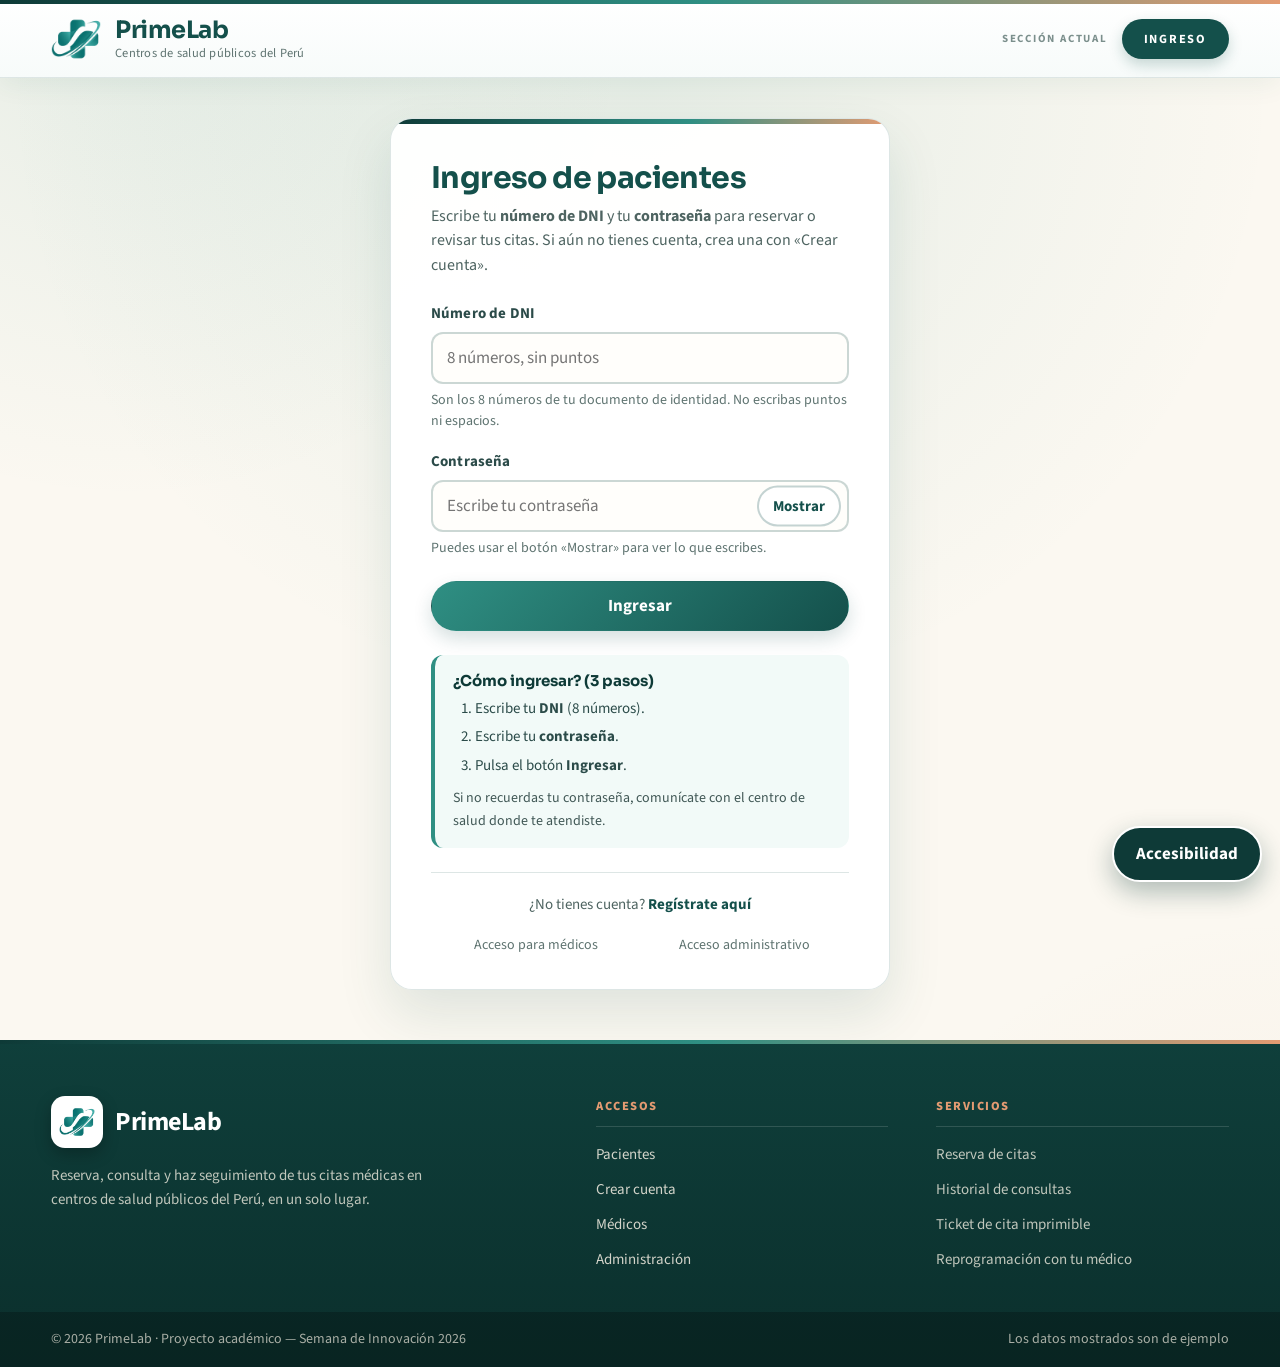
<file: index.html>
<!doctype html>
<html lang="es">
  <head>
    <meta charset="UTF-8" />
    <meta name="viewport" content="width=device-width, initial-scale=1.0" />
    <title>Iniciar sesión — PrimeLab</title>
    <link rel="icon" type="image/png" href="img/PrimeLab%20Logo.png" />
    <link rel="apple-touch-icon" href="img/PrimeLab%20Logo.png" />
    <meta name="theme-color" content="#14504b" />
    <link rel="preconnect" href="https://fonts.googleapis.com" />
    <link rel="preconnect" href="https://fonts.gstatic.com" crossorigin />
    <link
      href="https://fonts.googleapis.com/css2?family=Sora:wght@500;600;700;800&family=Source+Sans+3:wght@400;600;700&display=swap"
      rel="stylesheet"
    />
    <link rel="stylesheet" href="css/style.css" />
  </head>

  <body data-page="login">
    <header class="topbar">
      <a href="index.html" class="brand">
        <img src="img/PrimeLab%20Logo.png" alt="PrimeLab" class="brand-logo" />
        <span class="brand-copy">
          <strong>PrimeLab</strong>
          <small>Centros de salud públicos del Perú</small>
        </span>
      </a>
      <div class="topbar-right">
        <div class="section-tag">
          <span>Sección actual</span>
          <b>INGRESO</b>
        </div>
      </div>
    </header>

    <main class="login-page">
      <div class="login-card">
        <h1>Ingreso de pacientes</h1>
        <p class="muted">
          Escribe tu <strong>número de DNI</strong> y tu
          <strong>contraseña</strong> para reservar o revisar tus citas. Si aún
          no tienes cuenta, crea una con «Crear cuenta».
        </p>

        <div id="alertBox" class="alert" aria-live="polite"></div>

        <form method="POST" action="login_paciente.php" class="form-stack">
          <label class="field">
            <span>Número de DNI</span>
            <input
              type="text"
              name="dni"
              id="dni"
              maxlength="8"
              inputmode="numeric"
              autocomplete="username"
              aria-describedby="ayudaDni"
              data-numerico="true"
              data-max="8"
              data-exacto="8"
              data-label="DNI"
              placeholder="8 números, sin puntos"
              required
            />
            <small class="field-help" id="ayudaDni"
              >Son los 8 números de tu documento de identidad. No escribas
              puntos ni espacios.</small
            >
          </label>

          <label class="field">
            <span>Contraseña</span>
            <input
              type="password"
              name="contrasena"
              id="contrasena"
              maxlength="60"
              autocomplete="current-password"
              aria-describedby="ayudaClave"
              placeholder="Escribe tu contraseña"
              required
            />
            <small class="field-help" id="ayudaClave"
              >Puedes usar el botón «Mostrar» para ver lo que escribes.</small
            >
          </label>

          <button type="submit" class="button primary full">Ingresar</button>
        </form>

        <div class="ayuda-pasos">
          <p class="ayuda-titulo">¿Cómo ingresar? (3 pasos)</p>
          <ol>
            <li>Escribe tu <strong>DNI</strong> (8 números).</li>
            <li>Escribe tu <strong>contraseña</strong>.</li>
            <li>Pulsa el botón <strong>Ingresar</strong>.</li>
          </ol>
          <p class="ayuda-nota">
            Si no recuerdas tu contraseña, comunícate con el centro de salud
            donde te atendiste.
          </p>
        </div>

        <p class="login-foot">
          ¿No tienes cuenta? <a href="registro.html">Regístrate aquí</a>
        </p>
        <p class="login-foot">
          <a href="medico_login.html">Acceso para médicos</a>
        </p>
        <p class="login-foot">
          <a href="admin_login.html">Acceso administrativo</a>
        </p>
      </div>
    </main>

    <footer class="site-footer">
      <div class="footer-inner">
        <div class="footer-brand">
          <strong>PrimeLab</strong>
          <p>
            Sistema de reserva de citas médicas en centros de salud públicos del
            Perú. Reserva, consulta y haz seguimiento de tus atenciones en un
            solo lugar.
          </p>
        </div>
        <div class="footer-col">
          <h4>Accesos</h4>
          <ul>
            <li><a href="index.html">Pacientes</a></li>
            <li><a href="registro.html">Crear cuenta</a></li>
            <li><a href="medico_login.html">Médicos</a></li>
            <li><a href="admin_login.html">Administración</a></li>
          </ul>
        </div>
        <div class="footer-col">
          <h4>Servicios</h4>
          <ul>
            <li>Reserva de citas</li>
            <li>Historial de consultas</li>
            <li>Ticket de cita</li>
          </ul>
        </div>
      </div>
      <div class="footer-bottom">
        <p>
          <span
            >© 2026 PrimeLab. Proyecto académico — Semana de Innovación
            2026.</span
          ><span>Los datos mostrados son de ejemplo.</span>
        </p>
      </div>
    </footer>

    <script src="js/main.js"></script>
  </body>
</html>
</file>
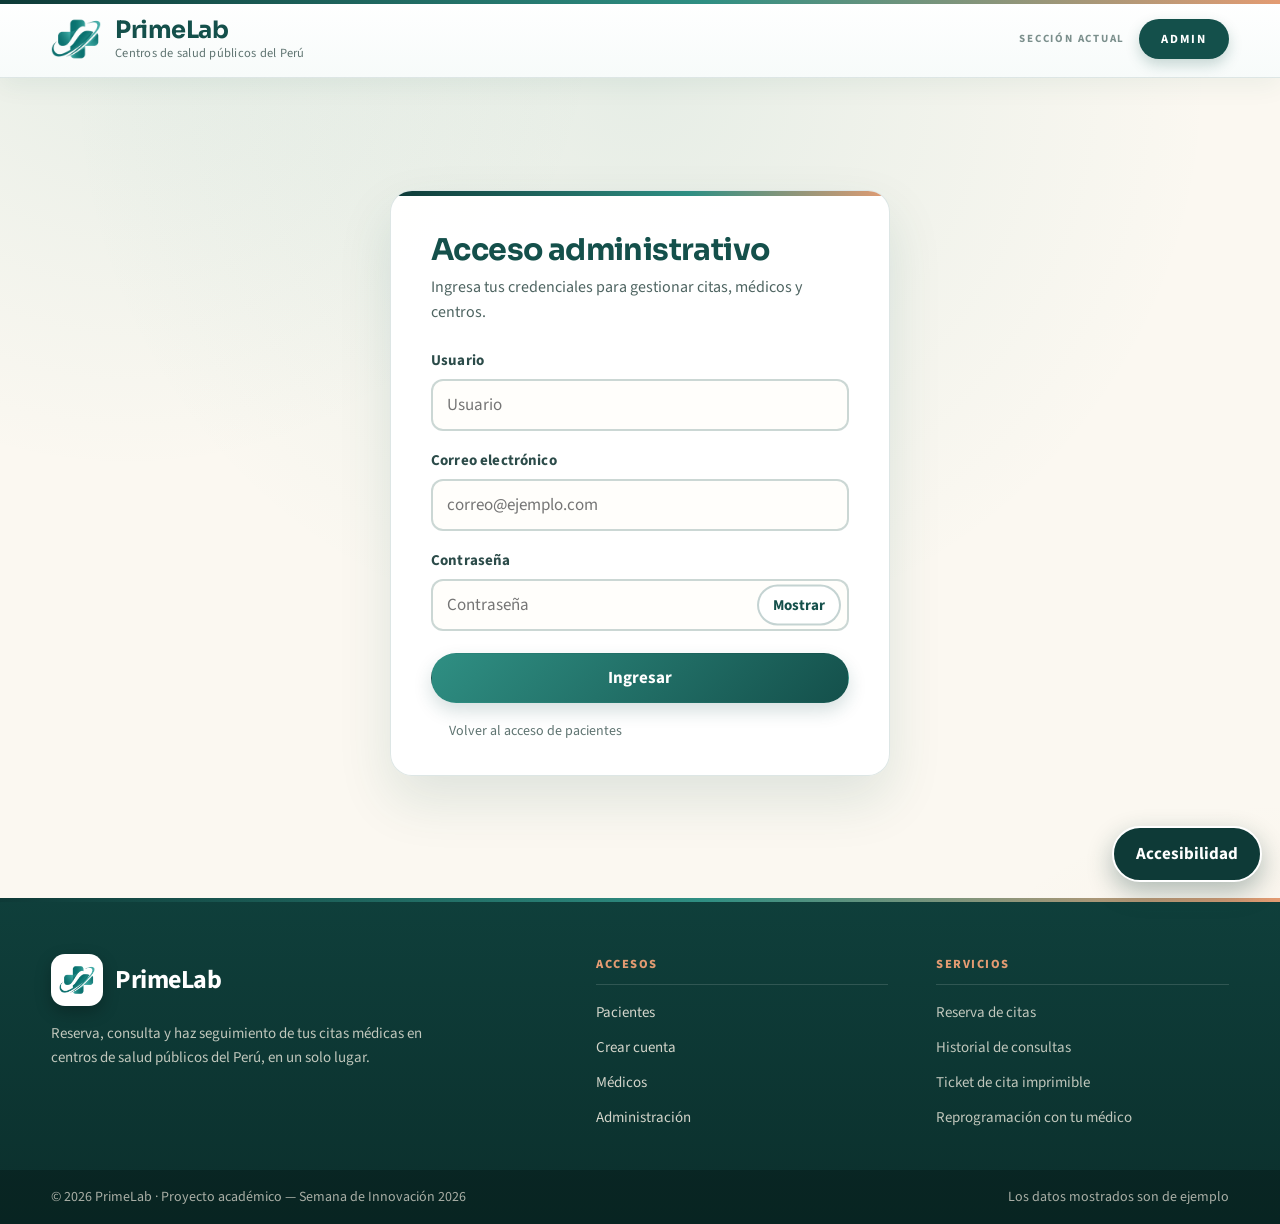
<file: admin_login.html>
<!doctype html>
<html lang="es">
  <head>
    <meta charset="UTF-8" />
    <meta name="viewport" content="width=device-width, initial-scale=1.0" />
    <title>Acceso administrativo — PrimeLab</title>
    <link rel="icon" type="image/png" href="img/PrimeLab%20Logo.png" />
    <link rel="apple-touch-icon" href="img/PrimeLab%20Logo.png" />
    <meta name="theme-color" content="#14504b" />
    <link rel="preconnect" href="https://fonts.googleapis.com" />
    <link rel="preconnect" href="https://fonts.gstatic.com" crossorigin />
    <link
      href="https://fonts.googleapis.com/css2?family=Sora:wght@500;600;700;800&family=Source+Sans+3:wght@400;600;700&display=swap"
      rel="stylesheet"
    />
    <link rel="stylesheet" href="css/style.css" />
  </head>
  <body data-page="admin">
    <header class="topbar">
      <a href="index.html" class="brand">
        <img src="img/PrimeLab%20Logo.png" alt="PrimeLab" class="brand-logo" />
        <span class="brand-copy">
          <strong>PrimeLab</strong>
          <small>Centros de salud públicos del Perú</small>
        </span>
      </a>
      <div class="topbar-right">
        <div class="section-tag">
          <span>Sección actual</span>
          <b>ADMIN</b>
        </div>
      </div>
    </header>

    <main class="login-page">
      <div class="login-card">
        <h1>Acceso administrativo</h1>
        <p class="muted">
          Ingresa tus credenciales para gestionar citas, médicos y centros.
        </p>

        <div id="alertBox" class="alert" aria-live="polite"></div>

        <form method="POST" action="login.php" class="form-stack">
          <label class="field">
            <span>Usuario</span>
            <input
              type="text"
              name="usuario"
              id="usuario"
              placeholder="Usuario"
              required
            />
          </label>

          <label class="field">
            <span>Correo electrónico</span>
            <input
              type="email"
              name="correo"
              id="correo"
              placeholder="correo@ejemplo.com"
              required
            />
          </label>

          <label class="field">
            <span>Contraseña</span>
            <input
              type="password"
              name="password"
              id="password"
              placeholder="Contraseña"
              required
            />
          </label>

          <button type="submit" class="button primary full">Ingresar</button>
        </form>

        <p class="login-foot">
          <a href="index.html">Volver al acceso de pacientes</a>
        </p>
      </div>
    </main>

    <footer class="site-footer">
      <div class="footer-inner">
        <div class="footer-brand">
          <strong>PrimeLab</strong>
          <p>
            Sistema de reserva de citas médicas en centros de salud públicos del
            Perú. Reserva, consulta y haz seguimiento de tus atenciones en un
            solo lugar.
          </p>
        </div>
        <div class="footer-col">
          <h4>Accesos</h4>
          <ul>
            <li><a href="index.html">Pacientes</a></li>
            <li><a href="registro.html">Crear cuenta</a></li>
            <li><a href="medico_login.html">Médicos</a></li>
            <li><a href="admin_login.html">Administración</a></li>
          </ul>
        </div>
        <div class="footer-col">
          <h4>Servicios</h4>
          <ul>
            <li>Reserva de citas</li>
            <li>Historial de consultas</li>
            <li>Ticket de cita</li>
          </ul>
        </div>
      </div>
      <div class="footer-bottom">
        <p>
          <span
            >© 2026 PrimeLab. Proyecto académico — Semana de Innovación
            2026.</span
          ><span>Los datos mostrados son de ejemplo.</span>
        </p>
      </div>
    </footer>

    <script src="js/main.js"></script>
  </body>
</html>
</file>
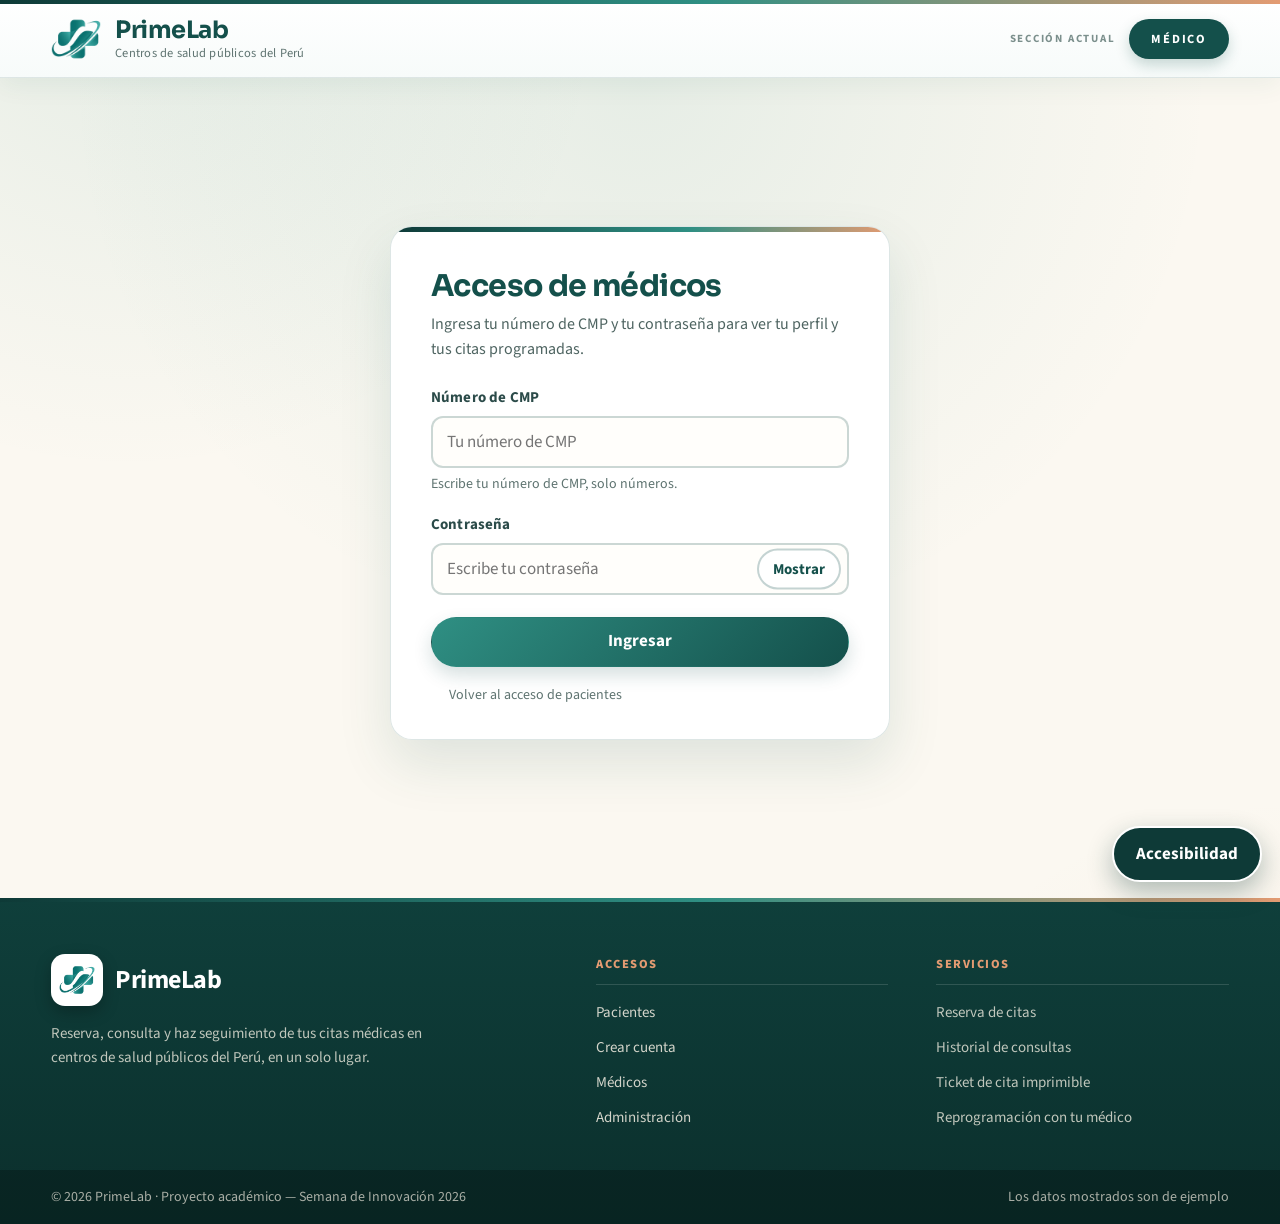
<file: medico_login.html>
<!doctype html>
<html lang="es">
  <head>
    <meta charset="UTF-8" />
    <meta name="viewport" content="width=device-width, initial-scale=1.0" />
    <title>Acceso de médicos — PrimeLab</title>
    <link rel="icon" type="image/png" href="img/PrimeLab%20Logo.png" />
    <link rel="apple-touch-icon" href="img/PrimeLab%20Logo.png" />
    <meta name="theme-color" content="#14504b" />
    <link rel="preconnect" href="https://fonts.googleapis.com" />
    <link rel="preconnect" href="https://fonts.gstatic.com" crossorigin />
    <link
      href="https://fonts.googleapis.com/css2?family=Sora:wght@500;600;700;800&family=Source+Sans+3:wght@400;600;700&display=swap"
      rel="stylesheet"
    />
    <link rel="stylesheet" href="css/style.css" />
  </head>
  <body data-page="medico_login">
    <header class="topbar">
      <a href="index.html" class="brand">
        <img src="img/PrimeLab%20Logo.png" alt="PrimeLab" class="brand-logo" />
        <span class="brand-copy">
          <strong>PrimeLab</strong>
          <small>Centros de salud públicos del Perú</small>
        </span>
      </a>
      <div class="topbar-right">
        <div class="section-tag">
          <span>Sección actual</span>
          <b>MÉDICO</b>
        </div>
      </div>
    </header>

    <main class="login-page">
      <div class="login-card">
        <h1>Acceso de médicos</h1>
        <p class="muted">
          Ingresa tu número de CMP y tu contraseña para ver tu perfil y tus
          citas programadas.
        </p>

        <div id="alertBox" class="alert" aria-live="polite"></div>

        <form method="POST" action="login_medico.php" class="form-stack">
          <label class="field">
            <span>Número de CMP</span>
            <input
              type="text"
              name="cmpm"
              id="cmpm"
              maxlength="10"
              inputmode="numeric"
              placeholder="Tu número de CMP"
              required
            />
            <small class="field-help"
              >Escribe tu número de CMP, solo números.</small
            >
          </label>

          <label class="field">
            <span>Contraseña</span>
            <input
              type="password"
              name="contrasena"
              id="contrasena"
              maxlength="72"
              autocomplete="current-password"
              placeholder="Escribe tu contraseña"
              required
            />
          </label>

          <button type="submit" class="button primary full">Ingresar</button>
        </form>

        <p class="login-foot">
          <a href="index.html">Volver al acceso de pacientes</a>
        </p>
      </div>
    </main>

    <footer class="site-footer">
      <div class="footer-inner">
        <div class="footer-brand">
          <strong>PrimeLab</strong>
          <p>
            Sistema de reserva de citas médicas en centros de salud públicos del
            Perú. Reserva, consulta y haz seguimiento de tus atenciones en un
            solo lugar.
          </p>
        </div>
        <div class="footer-col">
          <h4>Accesos</h4>
          <ul>
            <li><a href="index.html">Pacientes</a></li>
            <li><a href="registro.html">Crear cuenta</a></li>
            <li><a href="medico_login.html">Médicos</a></li>
            <li><a href="admin_login.html">Administración</a></li>
          </ul>
        </div>
        <div class="footer-col">
          <h4>Servicios</h4>
          <ul>
            <li>Reserva de citas</li>
            <li>Historial de consultas</li>
            <li>Ticket de cita</li>
          </ul>
        </div>
      </div>
      <div class="footer-bottom">
        <p>
          <span
            >© 2026 PrimeLab. Proyecto académico — Semana de Innovación
            2026.</span
          ><span>Los datos mostrados son de ejemplo.</span>
        </p>
      </div>
    </footer>

    <script src="js/main.js"></script>
  </body>
</html>
</file>
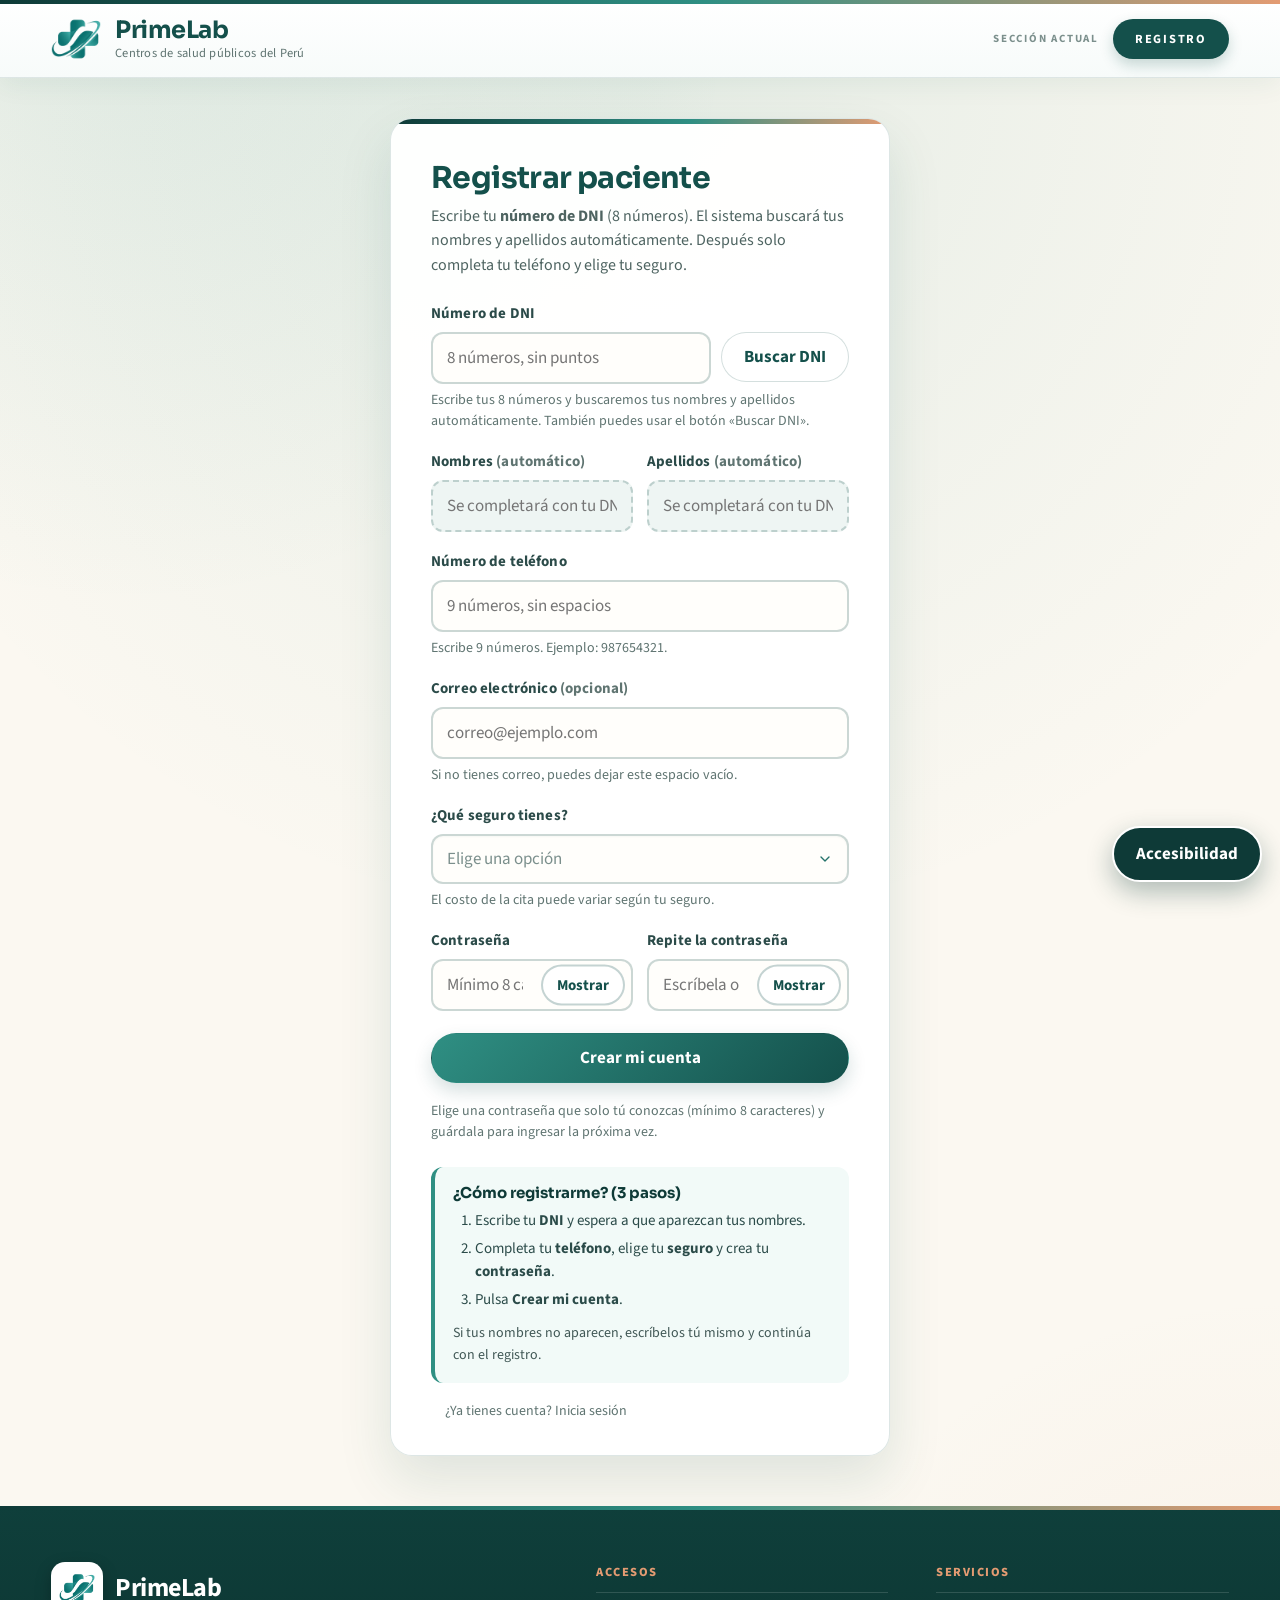
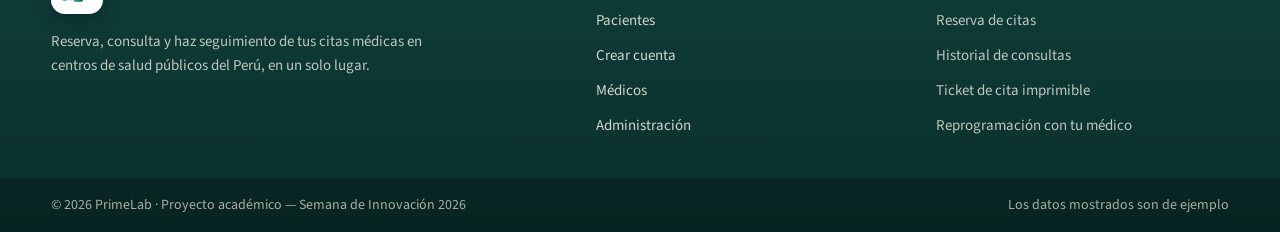
<file: registro.html>
<!doctype html>
<html lang="es">
  <head>
    <meta charset="UTF-8" />
    <meta name="viewport" content="width=device-width, initial-scale=1.0" />
    <title>Registrar paciente — PrimeLab</title>
    <link rel="icon" type="image/png" href="img/PrimeLab%20Logo.png" />
    <link rel="apple-touch-icon" href="img/PrimeLab%20Logo.png" />
    <meta name="theme-color" content="#14504b" />
    <link rel="preconnect" href="https://fonts.googleapis.com" />
    <link rel="preconnect" href="https://fonts.gstatic.com" crossorigin />
    <link
      href="https://fonts.googleapis.com/css2?family=Sora:wght@500;600;700;800&family=Source+Sans+3:wght@400;600;700&display=swap"
      rel="stylesheet"
    />
    <link rel="stylesheet" href="css/style.css" />
  </head>
  <body data-page="registro">
    <header class="topbar">
      <a href="index.html" class="brand">
        <img src="img/PrimeLab%20Logo.png" alt="PrimeLab" class="brand-logo" />
        <span class="brand-copy">
          <strong>PrimeLab</strong>
          <small>Centros de salud públicos del Perú</small>
        </span>
      </a>
      <div class="topbar-right">
        <div class="section-tag">
          <span>Sección actual</span>
          <b>REGISTRO</b>
        </div>
      </div>
    </header>

    <main class="login-page">
      <div class="login-card">
        <h1>Registrar paciente</h1>
        <p class="muted">
          Escribe tu <strong>número de DNI</strong> (8 números). El sistema
          buscará tus nombres y apellidos automáticamente. Después solo completa
          tu teléfono y elige tu seguro.
        </p>

        <div id="alertBox" class="alert" aria-live="polite"></div>

        <form
          method="POST"
          action="registro.php"
          class="form-stack"
          id="formRegistro"
        >
          <label class="field">
            <span>Número de DNI</span>
            <div class="input-with-button">
              <input
                type="text"
                name="dni"
                id="dni"
                maxlength="8"
                inputmode="numeric"
                data-numerico="true"
                data-max="8"
                data-exacto="8"
                data-label="DNI"
                placeholder="8 números, sin puntos"
                required
              />
              <button
                type="button"
                class="button secondary"
                id="btnBuscarDni"
                onclick="buscarDni(true)"
              >
                Buscar DNI
              </button>
            </div>
            <small class="field-help" id="dniEstado" aria-live="polite"
              >Escribe tus 8 números y la búsqueda será automática. También
              puedes pulsar «Buscar DNI».</small
            >
          </label>

          <div class="form-grid-2">
            <label class="field">
              <span>Nombres <span class="hint">(automático)</span></span>
              <input
                type="text"
                name="nomp"
                id="nomp"
                maxlength="40"
                data-texto="true"
                data-label="Nombres"
                placeholder="Se completará con tu DNI"
                readonly
                required
              />
            </label>

            <label class="field">
              <span>Apellidos <span class="hint">(automático)</span></span>
              <input
                type="text"
                name="apep"
                id="apep"
                maxlength="40"
                data-texto="true"
                data-label="Apellidos"
                placeholder="Se completará con tu DNI"
                readonly
                required
              />
            </label>
          </div>

          <label class="field">
            <span>Número de teléfono</span>
            <input
              type="text"
              name="telp"
              id="telp"
              maxlength="9"
              inputmode="numeric"
              data-numerico="true"
              data-max="9"
              data-exacto="9"
              data-label="Teléfono"
              placeholder="9 números, sin espacios"
              required
            />
            <small class="field-help"
              >Escribe 9 números. Ejemplo: 987654321.</small
            >
          </label>

          <label class="field">
            <span>Correo electrónico <span class="hint">(opcional)</span></span>
            <input
              type="email"
              name="correo"
              id="correo"
              maxlength="60"
              placeholder="correo@ejemplo.com"
            />
            <small class="field-help"
              >Si no tienes correo, puedes dejar este espacio vacío.</small
            >
          </label>

          <label class="field">
            <span>¿Qué seguro tienes?</span>
            <select name="seguro" id="seguro" required>
              <option value="">Elige una opción</option>
              <option value="SIS">SIS (Seguro Integral de Salud)</option>
              <option value="EPS">EPS</option>
              <option value="Privado">Seguro privado</option>
            </select>
            <small class="field-help"
              >El costo de la cita puede variar según tu seguro.</small
            >
          </label>

          <div class="form-grid-2">
            <label class="field">
              <span>Contraseña</span>
              <input
                type="password"
                name="contrasena"
                id="contrasena"
                minlength="8"
                maxlength="72"
                autocomplete="new-password"
                placeholder="Mínimo 8 caracteres"
                required
              />
            </label>
            <label class="field">
              <span>Repite la contraseña</span>
              <input
                type="password"
                name="contrasena2"
                id="contrasena2"
                minlength="8"
                maxlength="72"
                autocomplete="new-password"
                placeholder="Escríbela otra vez"
                required
              />
            </label>
          </div>

          <button type="submit" class="button primary full">
            Crear mi cuenta
          </button>
          <small class="field-help"
            >Elige una contraseña que solo tú conozcas (mínimo 8 caracteres) y
            guárdala para ingresar la próxima vez.</small
          >
        </form>

        <div class="ayuda-pasos">
          <p class="ayuda-titulo">¿Cómo registrarme? (3 pasos)</p>
          <ol>
            <li>
              Escribe tu <strong>DNI</strong> y espera a que aparezcan tus
              nombres.
            </li>
            <li>
              Completa tu <strong>teléfono</strong>, elige tu
              <strong>seguro</strong> y crea tu <strong>contraseña</strong>.
            </li>
            <li>Pulsa <strong>Crear mi cuenta</strong>.</li>
          </ol>
          <p class="ayuda-nota">
            Si tus nombres no aparecen, escríbelos tú mismo y continúa con el
            registro.
          </p>
        </div>

        <p class="login-foot">
          <a href="index.html">¿Ya tienes cuenta? Inicia sesión</a>
        </p>
      </div>
    </main>

    <footer class="site-footer">
      <div class="footer-inner">
        <div class="footer-brand">
          <strong>PrimeLab</strong>
          <p>
            Sistema de reserva de citas médicas en centros de salud públicos del
            Perú. Reserva, consulta y haz seguimiento de tus atenciones en un
            solo lugar.
          </p>
        </div>
        <div class="footer-col">
          <h4>Accesos</h4>
          <ul>
            <li><a href="index.html">Pacientes</a></li>
            <li><a href="registro.html">Crear cuenta</a></li>
            <li><a href="medico_login.html">Médicos</a></li>
            <li><a href="admin_login.html">Administración</a></li>
          </ul>
        </div>
        <div class="footer-col">
          <h4>Servicios</h4>
          <ul>
            <li>Reserva de citas</li>
            <li>Historial de consultas</li>
            <li>Ticket de cita</li>
          </ul>
        </div>
      </div>
      <div class="footer-bottom">
        <p>
          <span
            >© 2026 PrimeLab. Proyecto académico — Semana de Innovación
            2026.</span
          ><span>Los datos mostrados son de ejemplo.</span>
        </p>
      </div>
    </footer>

    <script src="js/main.js"></script>
  </body>
</html>
</file>
<file: css/style.css>
/* css/style.css — PrimeLab (tema teal/cream, reconstruido) */
:root {
  --teal-900: #0e3a37;
  --teal-800: #14504b;
  --teal-700: #1b5e57;
  --blue-800: #14504b;
  --blue-600: #24736a;
  --blue-500: #2f8f83;
  --blue-300: #7fc1b8;
  --blue-200: #bfe3de;
  --blue-100: #e6f4f1;
  --blue-50: #f2faf8;
  --accent: #e39b72;
  --cream: #fbf8f1;
  --white: #ffffff;
  --ink: #183231;
  --ink-soft: #2b4b49;
  --muted: #5f7471;
  --muted-2: #7b8f8c;
  --line: rgba(20, 80, 75, 0.14);
  --danger: #a33a30;
  --danger-bg: #fdeceb;
  --danger-bd: #f3c2bc;
  --success: #1f6b4a;
  --success-bg: #e8f6ef;
  --success-bd: #bfe3cf;
  --warning: #8a5a12;
  --warning-bg: #fff4de;
  --warning-bd: #efd3a3;
  --shadow: 0 12px 30px rgba(20, 80, 75, 0.1);
  --shadow-soft: 0 6px 16px rgba(20, 80, 75, 0.08);
  --radius: 14px;
}

* {
  box-sizing: border-box;
}
html,
body {
  margin: 0;
  padding: 0;
}
body {
  font-family:
    "Source Sans 3",
    system-ui,
    -apple-system,
    Segoe UI,
    Roboto,
    Arial,
    sans-serif;
  font-size: 17px;
  color: var(--ink);
  background:
    radial-gradient(circle at 10% 0%, rgba(47, 143, 131, 0.1), transparent 28%),
    radial-gradient(
      circle at 100% 100%,
      rgba(227, 155, 114, 0.1),
      transparent 24%
    ),
    var(--cream);
  line-height: 1.6;
  min-height: 100vh;
}
img {
  max-width: 100%;
  display: block;
}
a {
  color: var(--blue-600);
  text-decoration: none;
}
a:hover {
  color: var(--teal-800);
}
h1,
h2,
h3,
.brand-copy strong,
.panel-title {
  font-family: "Sora", "Source Sans 3", sans-serif;
  margin: 0;
}
h1 {
  font-size: 32px;
  line-height: 1.15;
  color: var(--teal-800);
  letter-spacing: -0.02em;
}
h2 {
  font-size: 22px;
  color: var(--teal-800);
}
h3 {
  font-size: 16px;
  color: var(--ink);
}
p {
  margin: 0 0 10px;
}
.muted {
  color: #4e6461;
}
small,
.hint {
  color: #5f7471;
  font-size: 15px;
}

/* Topbar */
.topbar {
  height: 80px;
  padding: 0 clamp(20px, 4vw, 52px);
  display: flex;
  align-items: center;
  justify-content: space-between;
  gap: 20px;
  background: rgba(251, 248, 241, 0.88);
  backdrop-filter: blur(10px);
  border-bottom: 1px solid rgba(20, 80, 75, 0.1);
  box-shadow: 0 10px 30px rgba(20, 80, 75, 0.06);
  position: sticky;
  top: 0;
  z-index: 60;
}
.brand {
  display: flex;
  align-items: center;
  gap: 13px;
  text-decoration: none;
  min-width: 0;
}
.brand-logo {
  width: 44px;
  height: 44px;
  filter: drop-shadow(0 6px 12px rgba(20, 80, 75, 0.18));
  flex-shrink: 0;
}
.brand-copy {
  display: flex;
  flex-direction: column;
  line-height: 1.15;
}
.brand-copy strong {
  font-size: 20px;
  font-weight: 700;
  color: var(--teal-800);
}
.brand-copy small {
  font-size: 12px;
  color: var(--muted);
}
.topbar-right {
  display: flex;
  align-items: center;
  gap: 18px;
}
.section-tag {
  display: flex;
  align-items: center;
  gap: 12px;
  font-size: 13px;
  color: var(--muted);
}
.section-tag b {
  background: var(--white);
  border: 1px solid rgba(20, 80, 75, 0.14);
  border-radius: 999px;
  padding: 8px 16px;
  font-size: 13px;
  letter-spacing: 0.08em;
  color: var(--teal-800);
  box-shadow: 0 3px 10px rgba(20, 80, 75, 0.06);
  white-space: nowrap;
}

/* Buttons */
.button {
  display: inline-flex;
  align-items: center;
  justify-content: center;
  gap: 8px;
  padding: 13px 22px;
  min-height: 50px;
  border-radius: 999px;
  border: 1px solid transparent;
  font:
    700 17px "Source Sans 3",
    sans-serif;
  cursor: pointer;
  transition: all 0.15s ease;
  text-decoration: none;
  line-height: 1.2;
}
.button.primary {
  background: linear-gradient(135deg, var(--blue-500), var(--teal-800));
  color: #fff;
  box-shadow: 0 8px 18px rgba(20, 80, 75, 0.18);
}
.button.primary:hover {
  filter: brightness(1.03);
  transform: translateY(-1px);
  color: #fff;
}
.button.secondary {
  background: #fff;
  color: var(--teal-800);
  border-color: rgba(20, 80, 75, 0.18);
}
.button.secondary:hover {
  background: var(--blue-50);
}
.button.danger {
  background: #fff;
  color: var(--danger);
  border-color: var(--danger-bd);
}
.button.danger:hover {
  background: var(--danger-bg);
}
.button.small {
  padding: 10px 16px;
  min-height: 44px;
  font-size: 15px;
}
.button.full {
  width: 100%;
}
button.button {
  font-family: inherit;
}

/* Layout login */
.login-page {
  min-height: calc(100dvh - 80px);
  display: flex;
  align-items: center;
  justify-content: center;
  padding: 40px 20px 50px;
}
.login-card {
  width: 100%;
  max-width: 520px;
  background: rgba(255, 255, 255, 0.96);
  border: 1px solid rgba(20, 80, 75, 0.1);
  border-radius: 24px;
  padding: 36px 38px 32px;
  box-shadow: var(--shadow);
}
.login-card h1 {
  font-size: 28px;
  margin-bottom: 6px;
}
.login-card .muted {
  margin-bottom: 18px;
}
.login-foot {
  margin: 16px 0 0;
  text-align: center;
  color: #4e6461;
  font-size: 16px;
}

/* App layout */
.app-layout {
  display: grid;
  grid-template-columns: 270px minmax(0, 1fr);
  min-height: calc(100dvh - 80px);
}
.sidebar {
  background:
    radial-gradient(
      circle at 15% 0%,
      rgba(47, 143, 131, 0.45),
      transparent 42%
    ),
    linear-gradient(180deg, var(--teal-900) 0%, #0b2f2c 100%);
  padding: 30px 20px 26px;
  color: #f4efe3;
  display: flex;
  flex-direction: column;
  position: sticky;
  top: 80px;
  height: calc(100dvh - 80px);
  overflow-y: auto;
}
.user-chip {
  display: flex;
  align-items: center;
  gap: 12px;
  padding: 10px;
  background: rgba(255, 255, 255, 0.08);
  border: 1px solid rgba(255, 255, 255, 0.12);
  border-radius: 14px;
  margin-bottom: 18px;
}
.avatar {
  width: 40px;
  height: 40px;
  border-radius: 12px;
  background: linear-gradient(135deg, var(--accent), #c97b52);
  color: #2a1a10;
  display: flex;
  align-items: center;
  justify-content: center;
  font:
    700 16px "Sora",
    sans-serif;
  flex-shrink: 0;
}
.user-chip strong {
  display: block;
  font-size: 14px;
  color: #f4efe3;
  line-height: 1.2;
}
.user-chip small {
  color: rgba(244, 239, 227, 0.66);
  font-size: 12px;
}
.sidebar nav {
  display: grid;
  gap: 4px;
}
.nav-label {
  font-size: 12px;
  text-transform: uppercase;
  letter-spacing: 0.12em;
  color: rgba(244, 239, 227, 0.7);
  margin: 8px 8px 4px;
  font-weight: 700;
}
.nav-btn {
  display: flex;
  align-items: center;
  gap: 10px;
  padding: 13px 14px;
  border-radius: 12px;
  color: rgba(244, 239, 227, 0.9);
  font-weight: 600;
  font-size: 16px;
  border: 1px solid transparent;
}
.nav-btn:hover {
  background: rgba(255, 255, 255, 0.09);
  color: #fff;
}
.nav-btn.active {
  background: rgba(255, 255, 255, 0.14);
  border-color: rgba(255, 255, 255, 0.16);
  color: #fff;
  box-shadow: inset 3px 0 0 var(--accent);
}
.nav-btn-danger {
  color: #f2b3a6;
}
.nav-btn-danger:hover {
  background: rgba(242, 179, 166, 0.12);
}
.nav-btn .ico {
  width: 18px;
  text-align: center;
}
.account-actions {
  margin-top: auto;
  padding-top: 14px;
  border-top: 1px solid rgba(255, 255, 255, 0.14);
}

.content {
  padding: 44px clamp(24px, 4vw, 56px) 56px;
  min-width: 0;
  width: 100%;
  max-width: 1180px;
  margin: 0 auto;
}
.page-heading {
  margin-bottom: 22px;
  text-align: center;
}
.page-heading .eyebrow {
  font-size: 13px;
  text-transform: uppercase;
  letter-spacing: 0.14em;
  color: var(--blue-600);
  font-weight: 700;
  margin-bottom: 4px;
}
.page-heading .muted {
  margin: 8px auto 0;
  max-width: 720px;
  font-size: 17px;
}
.rule {
  border: 0;
  border-top: 1px solid rgba(20, 80, 75, 0.12);
  margin: 18px 0;
}

/* Panels & cards */
.panel {
  background: #fff;
  border: 1px solid rgba(20, 80, 75, 0.1);
  border-radius: 20px;
  padding: 22px 22px;
  box-shadow: 0 10px 30px rgba(20, 80, 75, 0.06);
}
.panel-head {
  display: flex;
  align-items: center;
  justify-content: space-between;
  gap: 12px;
  margin-bottom: 14px;
  flex-wrap: wrap;
}
.panel-title {
  font-size: 18px;
}
.danger-zone {
  border-color: rgba(163, 58, 48, 0.18);
}

.dashboard-banner {
  display: grid;
  grid-template-columns: 1.4fr 1fr;
  gap: 18px;
  align-items: center;
  padding: 28px 30px;
  border-radius: 26px;
  color: #fff;
  margin-bottom: 22px;
  background:
    radial-gradient(
      circle at 88% 12%,
      rgba(227, 155, 114, 0.3),
      transparent 32%
    ),
    radial-gradient(
      circle at 10% 100%,
      rgba(47, 143, 131, 0.55),
      transparent 48%
    ),
    linear-gradient(
      135deg,
      var(--teal-900) 0%,
      var(--teal-800) 58%,
      #1f6b63 100%
    );
  box-shadow: 0 22px 50px rgba(14, 58, 55, 0.22);
}
.banner-copy h2 {
  color: #fff;
  font-size: 28px;
  margin-bottom: 8px;
}
.banner-copy p {
  color: rgba(255, 255, 255, 0.85);
  margin-bottom: 16px;
}
.banner-visual {
  display: flex;
  justify-content: flex-end;
}
.mini-ticket {
  background: rgba(255, 255, 255, 0.12);
  border: 1px solid rgba(255, 255, 255, 0.18);
  border-radius: 14px;
  padding: 14px 16px;
  min-width: 220px;
}
.mini-ticket strong {
  display: block;
  font-size: 13px;
  margin-bottom: 4px;
}
.mini-ticket small {
  display: block;
  color: rgba(255, 255, 255, 0.82);
  font-size: 12px;
}

.dashboard-overview {
  display: grid;
  grid-template-columns: repeat(auto-fit, minmax(190px, 1fr));
  gap: 14px;
  margin-bottom: 24px;
}
.summary-card {
  background: #fff;
  border: 1px solid rgba(20, 80, 75, 0.1);
  border-radius: 16px;
  padding: 18px 20px;
  display: flex;
  flex-direction: column;
  gap: 2px;
  box-shadow: 0 4px 14px rgba(20, 80, 75, 0.05);
}
.summary-label {
  font-size: 12px;
  text-transform: uppercase;
  letter-spacing: 0.1em;
  color: var(--muted);
  font-weight: 600;
}
.summary-count {
  font-size: 32px;
  font-weight: 700;
  color: var(--teal-800);
  line-height: 1.15;
  font-family: "Sora", sans-serif;
}
.summary-details {
  font-size: 13px;
  color: var(--muted-2);
}

/* Forms */
.form-stack {
  display: grid;
  gap: 14px;
}
.field {
  display: grid;
  gap: 6px;
  min-width: 0;
}
.field > span {
  color: var(--ink-soft);
  font-weight: 700;
  font-size: 16px;
}
.field input,
.field select,
.field textarea,
.table-search {
  width: 100%;
  min-height: 50px;
  padding: 12px 14px;
  border: 2px solid rgba(20, 80, 75, 0.22);
  border-radius: 12px;
  background: #fffefb;
  color: var(--ink);
  font:
    400 17px "Source Sans 3",
    sans-serif;
  transition:
    border-color 0.15s,
    box-shadow 0.15s;
}
.field textarea {
  min-height: 90px;
  resize: vertical;
}
.field input:focus,
.field select:focus,
.field textarea:focus,
.table-search:focus {
  outline: none;
  border-color: var(--blue-500);
  box-shadow: 0 0 0 4px rgba(47, 143, 131, 0.14);
}
.field input.input-error {
  border-color: var(--danger);
  box-shadow: 0 0 0 4px rgba(163, 58, 48, 0.12);
}
.field input[readonly],
.field textarea[readonly] {
  background: #eef5f3;
  color: var(--ink-soft);
  border-style: dashed;
  cursor: default;
}
.form-grid-2 {
  display: grid;
  grid-template-columns: repeat(2, minmax(0, 1fr));
  gap: 14px;
}
.compact-field {
  max-width: 520px;
}
.input-with-button {
  display: grid;
  grid-template-columns: 1fr auto;
  gap: 10px;
  align-items: start;
}
.field-help,
.field-inline-help {
  font-size: 15px;
  color: var(--muted);
  line-height: 1.5;
}
.field-inline-help {
  display: none;
}
.field-inline-help.show {
  display: block;
  margin-top: 4px;
}
.field-inline-help.error,
.field-help.error {
  color: var(--danger);
}
.field-inline-help.success,
.field-help.success {
  color: var(--success);
}
input,
select,
textarea {
  accent-color: var(--blue-500);
}

/* Custom select */
.select-custom {
  position: relative;
  width: 100%;
  min-width: 0;
}
.select-native {
  position: absolute !important;
  width: 1px !important;
  height: 1px !important;
  padding: 0 !important;
  margin: 0 !important;
  opacity: 0 !important;
  pointer-events: none !important;
  overflow: hidden !important;
  clip: rect(0 0 0 0) !important;
}
.select-trigger {
  width: 100%;
  min-height: 50px;
  display: flex;
  align-items: center;
  justify-content: space-between;
  gap: 10px;
  padding: 12px 14px;
  border: 2px solid rgba(20, 80, 75, 0.22);
  border-radius: 12px;
  background: #fffefb;
  color: var(--ink);
  font-family: inherit;
  font-size: 17px;
  line-height: 1.3;
  text-align: left;
  cursor: pointer;
  box-shadow: inset 0 1px 2px rgba(20, 80, 75, 0.04);
  transition:
    border-color 0.15s ease,
    box-shadow 0.15s ease;
}
.select-trigger:hover {
  border-color: var(--blue-300);
}
.select-trigger:focus-visible,
.select-custom.open .select-trigger {
  outline: none;
  border-color: var(--blue-500);
  box-shadow: 0 0 0 4px rgba(47, 143, 131, 0.14);
}
.select-trigger.input-error {
  border-color: var(--danger) !important;
  box-shadow: 0 0 0 4px rgba(163, 58, 48, 0.12) !important;
}
.select-trigger.placeholder .select-value {
  color: var(--muted-2);
}
.select-value {
  overflow: hidden;
  text-overflow: ellipsis;
  white-space: nowrap;
}
.select-chevron {
  width: 16px;
  height: 16px;
  flex-shrink: 0;
  color: var(--blue-600);
  transition: transform 0.18s ease;
}
.select-custom.open .select-chevron {
  transform: rotate(180deg);
}
.select-menu {
  position: absolute;
  top: calc(100% + 6px);
  left: 0;
  right: 0;
  z-index: 90;
  display: none;
  max-height: 260px;
  overflow-y: auto;
  margin: 0;
  padding: 6px;
  list-style: none;
  background: #fffefb;
  border: 1px solid rgba(20, 80, 75, 0.14);
  border-radius: 14px;
  box-shadow: 0 18px 38px rgba(20, 80, 75, 0.16);
}
.select-custom.open .select-menu {
  display: block;
}
.select-option {
  padding: 12px 13px;
  border-radius: 9px;
  font-size: 17px;
  line-height: 1.35;
  color: var(--ink);
  cursor: pointer;
  transition:
    background 0.12s ease,
    color 0.12s ease;
}
.select-option:hover,
.select-option.activa {
  background: rgba(47, 143, 131, 0.12);
  color: var(--teal-800);
}
.select-option.selected {
  background: var(--teal-800);
  color: #fff;
  font-weight: 600;
}
.select-option.selected:hover,
.select-option.selected.activa {
  background: var(--blue-500);
  color: #fff;
}
.select-option.disabled {
  opacity: 0.45;
  cursor: not-allowed;
  background: transparent;
  color: var(--muted);
}

/* Alerts */
.alert {
  display: none;
  padding: 14px 16px;
  border-radius: 12px;
  margin-bottom: 16px;
  font-size: 16px;
  border: 1px solid transparent;
  line-height: 1.5;
}
.alert.show {
  display: block;
}
.alert.error {
  background: var(--danger-bg);
  color: var(--danger);
  border-color: var(--danger-bd);
}
.alert.success {
  background: var(--success-bg);
  color: var(--success);
  border-color: var(--success-bd);
}

/* Steps, filters, reservar */
.steps {
  display: flex;
  gap: 12px;
  flex-wrap: wrap;
  margin-bottom: 22px;
  justify-content: center;
}
.step {
  display: inline-flex;
  align-items: center;
  gap: 10px;
  padding: 10px 16px;
  border-radius: 999px;
  background: #fff;
  border: 2px solid var(--line);
  color: var(--muted);
  font-weight: 700;
  font-size: 16px;
}
.step-dot {
  width: 30px;
  height: 30px;
  border-radius: 50%;
  display: inline-flex;
  align-items: center;
  justify-content: center;
  background: var(--blue-100);
  color: var(--teal-800);
  font-size: 15px;
  font-weight: 700;
}
.step.active {
  color: var(--teal-800);
  border-color: var(--blue-300);
  background: var(--blue-50);
}
.step.active .step-dot {
  background: var(--teal-800);
  color: #fff;
}
.step.done {
  color: var(--success);
}
.step.done .step-dot {
  background: var(--success-bg);
  color: var(--success);
  border: 1px solid var(--success-bd);
}

.filter-bar {
  display: grid;
  grid-template-columns: 1.4fr 1fr 1fr auto;
  gap: 12px;
  align-items: end;
  background: #fff;
  border: 1px solid rgba(20, 80, 75, 0.1);
  border-radius: 14px;
  padding: 16px 18px;
  margin-bottom: 14px;
}
.filter-bar.compact {
  grid-template-columns: 1.4fr 1fr auto;
}

.center-grid {
  display: grid;
  grid-template-columns: repeat(auto-fill, minmax(300px, 1fr));
  gap: 16px;
}
.center-card {
  background: #fff;
  border: 1px solid rgba(20, 80, 75, 0.1);
  border-radius: 18px;
  padding: 20px;
  box-shadow: 0 8px 22px rgba(20, 80, 75, 0.05);
  display: flex;
  flex-direction: column;
  gap: 14px;
  transition:
    border-color 0.18s ease,
    box-shadow 0.18s ease,
    transform 0.18s ease;
}
.center-card:hover,
.center-card:focus-within {
  border-color: var(--blue-300);
  box-shadow: 0 14px 30px rgba(20, 80, 75, 0.1);
  transform: translateY(-2px);
}
.center-head {
  display: flex;
  align-items: flex-start;
  justify-content: space-between;
  gap: 10px;
}
.center-head h3 {
  margin: 0;
  font-size: 18px;
  line-height: 1.25;
}
.center-tipo {
  flex-shrink: 0;
  font-size: 12px;
  font-weight: 700;
  color: var(--teal-800);
  background: var(--blue-100);
  border: 1px solid var(--blue-200);
  border-radius: 999px;
  padding: 3px 10px;
}
.center-info {
  list-style: none;
  margin: 0;
  padding: 0;
  display: grid;
  gap: 10px;
  font-size: 15px;
  color: var(--ink-soft);
}
.center-info li {
  display: grid;
  grid-template-columns: 18px 1fr;
  gap: 10px;
  align-items: start;
  line-height: 1.4;
}
.center-info svg {
  width: 18px;
  height: 18px;
  margin-top: 2px;
  fill: none;
  stroke: var(--blue-600);
  stroke-width: 1.8;
  stroke-linecap: round;
  stroke-linejoin: round;
}
.center-info small {
  display: block;
  font-size: 13.5px;
  color: var(--muted);
}
.center-info a {
  color: inherit;
  text-decoration: none;
}
.center-info a:hover {
  text-decoration: underline;
}
.center-esp {
  display: grid;
  gap: 8px;
  padding-top: 14px;
  border-top: 1px dashed var(--line);
}
.center-esp-label {
  font-size: 12px;
  font-weight: 700;
  letter-spacing: 0.06em;
  text-transform: uppercase;
  color: var(--muted);
}
.chip-list {
  list-style: none;
  margin: 0;
  padding: 0;
  display: flex;
  flex-wrap: wrap;
  gap: 6px;
}
.chip-list li {
  font-size: 13px;
  line-height: 1;
  padding: 6px 10px;
  border-radius: 999px;
  background: var(--blue-50);
  border: 1px solid var(--blue-100);
  color: var(--ink-soft);
}
.chip-list .chip-more {
  background: transparent;
  border-style: dashed;
  color: var(--muted);
  cursor: help;
}
/* El botón siempre queda al pie: todas las tarjetas de una fila se alinean. */
.center-cta {
  margin-top: auto;
}
.filter-actions {
  display: flex;
  align-items: center;
  gap: 12px;
}
.filter-clear {
  font-size: 14px;
  font-weight: 600;
  color: var(--blue-600);
  text-decoration: none;
  white-space: nowrap;
}
.filter-clear:hover {
  text-decoration: underline;
}
.results-count {
  margin: 4px 2px 12px;
  font-size: 14px;
  color: var(--muted);
}
@media (prefers-reduced-motion: reduce) {
  .center-card {
    transition: none;
  }
  .center-card:hover,
  .center-card:focus-within {
    transform: none;
  }
}
.center-icon {
  width: 42px;
  height: 42px;
  border-radius: 11px;
  background: rgba(47, 143, 131, 0.12);
  color: var(--teal-800);
  display: flex;
  align-items: center;
  justify-content: center;
  font-size: 20px;
  margin-bottom: 4px;
}

.two-col {
  display: grid;
  grid-template-columns: 1fr 1fr;
  gap: 16px;
  align-items: start;
}
.selection-box {
  background: var(--blue-50);
  border: 1px solid var(--blue-100);
  border-radius: 12px;
  padding: 14px 16px;
  margin-bottom: 14px;
  font-size: 17px;
}
.list-h {
  margin: 14px 0 8px;
  font-size: 14px;
  color: var(--muted);
  text-transform: uppercase;
  letter-spacing: 0.06em;
}
.doctor-list {
  display: grid;
  gap: 10px;
}
.doctor-card {
  display: flex;
  align-items: center;
  gap: 14px;
  padding: 14px 14px;
  border: 2px solid rgba(20, 80, 75, 0.12);
  border-radius: 13px;
  cursor: pointer;
  background: #fff;
}
.doctor-card.selected {
  border-color: var(--blue-500);
  background: rgba(47, 143, 131, 0.08);
  box-shadow: 0 6px 16px rgba(47, 143, 131, 0.12);
}
.doctor-card input {
  margin: 0;
}
.doctor-card strong {
  display: block;
  font-size: 14px;
}
.doctor-card small {
  color: var(--muted);
}
.doctor-info {
  min-width: 0;
}

.medico-foto {
  border-radius: 50%;
  object-fit: cover;
  flex-shrink: 0;
  border: 2px solid rgba(20, 80, 75, 0.12);
  background: var(--blue-50);
}
.medico-foto-fallback {
  display: inline-flex;
  align-items: center;
  justify-content: center;
  border-radius: 50%;
  background: linear-gradient(135deg, var(--blue-500), var(--teal-800));
  color: #fff;
  font-weight: 700;
  font-family: "Sora", sans-serif;
}
.medico-inline {
  display: inline-flex;
  align-items: center;
  gap: 10px;
}
.medico-inline .medico-foto {
  width: 40px;
  height: 40px;
}
.medico-resumen {
  display: flex;
  align-items: center;
  gap: 12px;
  margin-bottom: 10px;
  padding: 10px 12px;
  background: var(--blue-50);
  border: 1px solid var(--blue-100);
  border-radius: 12px;
}

.slot-grid {
  display: grid;
  grid-template-columns: repeat(auto-fill, minmax(90px, 1fr));
  gap: 10px;
}
.slot {
  border: 2px solid rgba(20, 80, 75, 0.16);
  border-radius: 12px;
  padding: 14px 10px;
  text-align: center;
  cursor: pointer;
  background: #fff;
  font-weight: 700;
  font-size: 17px;
}
.slot input {
  display: none;
}
.slot:hover {
  border-color: var(--blue-300);
  background: var(--blue-50);
}
.slot.selected {
  background: var(--teal-800);
  color: #fff;
  border-color: var(--teal-800);
}
.slot.disabled {
  opacity: 0.45;
  cursor: not-allowed;
  background: #f4f4f1;
}
.slot-legend {
  display: flex;
  gap: 14px;
  font-size: 12px;
  color: var(--muted);
  margin-top: 4px;
}
.dot {
  display: inline-block;
  width: 10px;
  height: 10px;
  border-radius: 50%;
  margin-right: 4px;
  vertical-align: middle;
}
.dot-free {
  background: #fff;
  border: 1px solid rgba(20, 80, 75, 0.3);
}
.dot-off {
  background: #c8d2d0;
}

/* Data & summary */
.data-grid {
  display: grid;
  grid-template-columns: repeat(auto-fit, minmax(min(170px, 100%), 1fr));
  gap: 12px;
  margin: 16px 0;
}
.data-grid div {
  background: var(--blue-50);
  border: 1px solid var(--blue-100);
  border-radius: 12px;
  padding: 10px 12px;
  min-width: 0;
}
.data-grid span {
  display: block;
  font-size: 13px;
  text-transform: uppercase;
  letter-spacing: 0.08em;
  color: #415856;
  font-weight: 700;
  margin-bottom: 2px;
}
.data-grid strong {
  font-size: 17px;
  color: var(--ink);
  display: block;
  overflow-wrap: anywhere;
  word-break: break-word;
}
.summary-list {
  display: grid;
  gap: 0;
  margin: 14px 0 0;
}
.summary-list > div {
  display: grid;
  grid-template-columns: 180px 1fr;
  gap: 10px;
  padding: 10px 0;
  border-bottom: 1px solid var(--line);
}
.summary-list > div span {
  color: var(--muted);
  font-weight: 600;
}
.summary-list > div strong {
  color: var(--ink);
}

/* Tables */
.table-responsive {
  overflow-x: auto;
  scrollbar-width: thin;
  scrollbar-color: rgba(20, 80, 75, 0.35) transparent;
}
.table {
  width: 100%;
  border-collapse: collapse;
  font-size: 15px;
}
.table th {
  background: var(--blue-50);
  color: var(--teal-800);
  font-size: 12px;
  text-transform: uppercase;
  letter-spacing: 0.07em;
  text-align: left;
  padding: 12px;
  border-bottom: 1px solid var(--blue-200);
  white-space: nowrap;
}
.table td {
  padding: 12px;
  border-bottom: 1px solid var(--blue-100);
  vertical-align: top;
  line-height: 1.5;
}
.table tbody tr:hover {
  background: #fbfdfc;
}
.table-empty {
  text-align: center;
  color: var(--muted);
  padding: 26px 12px !important;
}
.code {
  font-family: Consolas, "Courier New", monospace;
  font-size: 13px;
  background: var(--blue-50);
  border: 1px solid var(--blue-100);
  padding: 3px 7px;
  border-radius: 6px;
  color: var(--teal-800);
  white-space: nowrap;
}
.actions-cell {
  display: flex;
  gap: 6px;
  align-items: center;
  flex-wrap: wrap;
}
.table-search {
  max-width: 280px;
  min-height: 44px;
  font-size: 15px;
}
.link-inline {
  font-size: 14px;
  font-weight: 700;
  color: var(--blue-600);
}
.link-inline:hover {
  text-decoration: underline;
}

.status-badge {
  display: inline-block;
  padding: 5px 11px;
  border-radius: 999px;
  font-size: 13px;
  font-weight: 700;
  text-transform: capitalize;
}
.status-pending {
  background: var(--warning-bg);
  color: var(--warning);
  border: 1px solid var(--warning-bd);
}
.status-done {
  background: var(--success-bg);
  color: var(--success);
  border: 1px solid var(--success-bd);
}
.status-cancel {
  background: var(--danger-bg);
  color: var(--danger);
  border: 1px solid var(--danger-bd);
}

/* Ticket */
.ticket-card {
  background: #fff;
  border: 1px solid rgba(20, 80, 75, 0.12);
  border-radius: 22px;
  padding: 28px 30px 26px;
  max-width: 760px;
  box-shadow: var(--shadow-soft);
}
.ticket-code {
  text-align: center;
  margin-bottom: 8px;
}
.ticket-code span {
  display: block;
  font-size: 13px;
  text-transform: uppercase;
  letter-spacing: 0.12em;
  color: var(--muted);
  font-weight: 700;
}
.ticket-code strong {
  font-size: 34px;
  color: var(--teal-800);
  font-family: "Sora", sans-serif;
  letter-spacing: 0.06em;
}
.ticket-actions {
  display: flex;
  gap: 10px;
  margin-top: 18px;
  flex-wrap: wrap;
}

.timeline {
  list-style: none;
  padding: 0;
  margin: 12px 0 0;
  display: grid;
  gap: 8px;
}
.timeline li {
  padding: 10px 12px;
  background: var(--blue-50);
  border: 1px solid var(--blue-100);
  border-radius: 10px;
  font-size: 15px;
}

.site-footer {
  text-align: center;
  color: var(--muted);
  font-size: 14px;
  padding: 20px 24px 26px;
}
.site-footer p {
  margin: 2px 0;
}

/* Live Server aviso */
.entorno-aviso {
  position: fixed;
  left: 50%;
  bottom: 18px;
  transform: translateX(-50%);
  z-index: 200;
  width: min(760px, calc(100% - 32px));
  background: #8a2f26;
  color: #fff6f2;
  border: 1px solid rgba(255, 255, 255, 0.22);
  border-radius: 14px;
  padding: 13px 18px;
  font-size: 13.5px;
  line-height: 1.5;
  box-shadow: 0 16px 36px rgba(60, 18, 12, 0.35);
}
.entorno-aviso strong {
  color: #fff;
}
.entorno-aviso a {
  color: #ffd9c7;
  font-weight: 700;
  text-decoration: underline;
  white-space: nowrap;
}
.entorno-aviso a:hover {
  color: #fff;
}

/* Responsive */
@media (max-width: 1100px) {
  .content {
    padding: 32px 30px 44px;
  }
  .dashboard-banner {
    grid-template-columns: 1fr;
    min-height: 0;
  }
  .banner-visual {
    display: none;
  }
  .two-col {
    grid-template-columns: 1fr;
  }
  .filter-bar.compact {
    grid-template-columns: 1fr 1fr;
  }
}
@media (max-width: 900px) {
  .topbar {
    padding: 0 20px;
  }
  .section-tag span {
    display: none;
  }
  .app-layout {
    grid-template-columns: minmax(0, 1fr);
  }
  .sidebar {
    border-right: 0;
    border-bottom: 0;
    padding: 18px 20px;
    position: static;
    height: auto;
    overflow: visible;
    background: linear-gradient(180deg, var(--teal-900), #0b2f2c);
  }
  .user-chip {
    display: none;
  }
  .sidebar nav {
    display: flex;
    flex-wrap: wrap;
    overflow-x: visible;
    gap: 6px;
    row-gap: 6px;
    padding-bottom: 4px;
  }
  .nav-btn {
    white-space: nowrap;
    max-width: 100%;
    overflow: hidden;
    text-overflow: ellipsis;
  }
  .account-actions {
    margin-top: 10px;
    display: flex;
    gap: 6px;
    border-top: 0;
    padding-top: 0;
  }
  .content {
    padding: 24px 20px 40px;
  }
  .filter-bar,
  .filter-bar.compact {
    grid-template-columns: 1fr;
  }
  .form-grid-2 {
    grid-template-columns: 1fr;
  }
  .summary-list > div {
    grid-template-columns: 1fr;
    gap: 2px;
  }
  .site-footer {
    padding: 18px 20px;
  }
  .table-responsive {
    background:
      linear-gradient(to right, #fff 30%, rgba(255, 255, 255, 0)) left center,
      linear-gradient(to left, #fff 30%, rgba(255, 255, 255, 0)) right center,
      radial-gradient(
          farthest-side at 0 50%,
          rgba(20, 80, 75, 0.16),
          transparent
        )
        left center,
      radial-gradient(
          farthest-side at 100% 50%,
          rgba(20, 80, 75, 0.16),
          transparent
        )
        right center;
    background-repeat: no-repeat;
    background-size:
      34px 100%,
      34px 100%,
      12px 100%,
      12px 100%;
    background-attachment: local, local, scroll, scroll;
  }
  .table-responsive .table {
    min-width: 680px;
  }
}
@media (max-width: 620px) {
  .topbar {
    height: 72px;
    padding: 0 16px;
    gap: 12px;
  }
  .brand {
    gap: 10px;
    min-width: 0;
  }
  .brand-logo {
    width: 38px;
    height: 38px;
  }
  .brand-copy {
    min-width: 0;
  }
  .brand-copy strong {
    font-size: 17px;
  }
  .brand-copy small {
    display: none;
  }
  .section-tag b {
    padding: 7px 12px;
    font-size: 11px;
  }
  h1 {
    font-size: 25px;
  }
  .login-page {
    min-height: calc(100dvh - 72px);
  }
  .app-layout {
    min-height: calc(100dvh - 72px);
  }
  .login-card {
    padding: 26px 20px 22px;
    border-radius: 20px;
  }
  .center-grid {
    grid-template-columns: 1fr;
  }
  .banner-copy h2 {
    font-size: 24px;
  }
  .ticket-card {
    padding: 26px 20px 22px;
  }
  .ticket-code strong {
    font-size: 24px;
  }
  .ticket-actions {
    flex-direction: column;
  }
  .ticket-actions .button {
    width: 100%;
  }
  .input-with-button {
    grid-template-columns: 1fr;
  }
  .dashboard-overview {
    grid-template-columns: repeat(2, minmax(0, 1fr));
    gap: 10px;
  }
  .summary-card {
    padding: 14px 15px;
  }
  .summary-card:last-child:nth-child(odd) {
    grid-column: 1 / -1;
  }
  .summary-count {
    font-size: 26px;
  }
  .summary-label {
    font-size: 10px;
    letter-spacing: 0.07em;
  }
}
@media print {
  body {
    background: #fff;
  }
  .topbar,
  .sidebar,
  .site-footer,
  .ticket-actions,
  .alert,
  .entorno-aviso {
    display: none !important;
  }
  .app-layout {
    display: block;
  }
  .content {
    padding: 0;
  }
  .ticket-card {
    box-shadow: none;
    border: 1px solid #ccc;
  }
}

/* Detalle clínico de la sección Consultas */
.consulta-detalle summary {
  cursor: pointer;
  color: var(--teal-700, #14504b);
  font-weight: 700;
  font-size: 15px;
  list-style: none;
}
.consulta-detalle summary::-webkit-details-marker {
  display: none;
}
.consulta-detalle summary::before {
  content: "＋ ";
  font-weight: 700;
}
.consulta-detalle[open] summary::before {
  content: "− ";
}
.consulta-detalle p {
  margin: 8px 0 0;
  font-size: 13px;
  line-height: 1.45;
  color: var(--ink, #1f2d2b);
}

/* ============================================================
   ACCESIBILIDAD Y LECTURA FÁCIL (adultos mayores)
   Barra flotante, letra grande, alto contraste y foco visible.
   ============================================================ */

/* Contornos de foco bien visibles para quienes usan teclado */
a:focus-visible,
button:focus-visible,
input:focus-visible,
select:focus-visible,
textarea:focus-visible,
summary:focus-visible,
[tabindex]:focus-visible {
  outline: 3px solid #0b5f52;
  outline-offset: 3px;
  border-radius: 8px;
}

/* Enlace para saltar al contenido (solo visible con teclado) */
.saltar-contenido {
  position: absolute;
  left: -9999px;
  top: 8px;
  z-index: 300;
  background: #0e3a37;
  color: #fff;
  padding: 14px 22px;
  border-radius: 12px;
  font-weight: 700;
  font-size: 17px;
  text-decoration: none;
}
.saltar-contenido:focus {
  left: 16px;
  color: #fff;
}

/* Barra de accesibilidad */
.barra-accesibilidad {
  position: fixed;
  right: 18px;
  bottom: 18px;
  z-index: 160;
  display: flex;
  flex-direction: column;
  align-items: flex-end;
  gap: 10px;
  font-family: "Source Sans 3", system-ui, sans-serif;
}
.boton-accesibilidad {
  display: inline-flex;
  align-items: center;
  gap: 10px;
  min-height: 56px;
  padding: 12px 22px;
  border-radius: 999px;
  border: 2px solid #fff;
  background: #0e3a37;
  color: #fff;
  font:
    700 17px "Source Sans 3",
    system-ui,
    sans-serif;
  cursor: pointer;
  box-shadow: 0 10px 26px rgba(14, 58, 55, 0.32);
}
.boton-accesibilidad:hover {
  background: #14504b;
}
.boton-accesibilidad:focus-visible {
  outline-color: #e39b72;
}

.panel-accesibilidad {
  display: none;
  width: min(300px, calc(100vw - 36px));
  padding: 18px;
  background: #ffffff;
  border: 2px solid #14504b;
  border-radius: 18px;
  box-shadow: 0 18px 44px rgba(14, 58, 55, 0.3);
}
.panel-accesibilidad.abierto {
  display: grid;
  gap: 10px;
}
.panel-accesibilidad-title {
  margin: 0;
  font:
    700 19px "Sora",
    "Source Sans 3",
    sans-serif;
  color: #0e3a37;
}
.panel-accesibilidad-help {
  margin: 0;
  font-size: 15px;
  line-height: 1.45;
  color: #415856;
}
.acc-fila {
  display: grid;
  grid-template-columns: 56px 1fr 56px;
  align-items: center;
  gap: 8px;
}
.acc-estado {
  text-align: center;
  font-weight: 700;
  font-size: 15px;
  color: #0e3a37;
}
.acc-opcion {
  min-height: 48px;
  padding: 10px 14px;
  border: 2px solid #14504b;
  border-radius: 12px;
  background: #f2faf8;
  color: #0e3a37;
  font:
    700 17px "Source Sans 3",
    system-ui,
    sans-serif;
  cursor: pointer;
}
.acc-opcion:hover {
  background: #e6f4f1;
}
.acc-opcion.acc-ancho {
  width: 100%;
  text-align: left;
}
.acc-opcion.activo {
  background: #0e3a37;
  color: #fff;
  border-color: #0e3a37;
}

/* Botón para mostrar u ocultar la contraseña */
.campo-clave {
  position: relative;
  display: flex;
}
.campo-clave input {
  padding-right: 108px !important;
}
.boton-ver-clave {
  position: absolute;
  top: 50%;
  right: 8px;
  transform: translateY(-50%);
  min-height: 40px;
  padding: 8px 14px;
  border: 2px solid rgba(20, 80, 75, 0.25);
  border-radius: 999px;
  background: #fff;
  color: #14504b;
  font:
    700 15px "Source Sans 3",
    system-ui,
    sans-serif;
  cursor: pointer;
}
.boton-ver-clave:hover {
  background: #f2faf8;
}

/* Caja de ayuda con pasos */
.ayuda-pasos {
  margin-top: 18px;
  padding: 16px 18px;
  background: #f2faf8;
  border: 1px solid #bfe3de;
  border-radius: 16px;
  text-align: left;
}
.ayuda-pasos .ayuda-titulo {
  margin: 0 0 8px;
  font:
    700 17px "Sora",
    "Source Sans 3",
    sans-serif;
  color: #0e3a37;
}
.ayuda-pasos ol {
  margin: 0;
  padding-left: 22px;
  display: grid;
  gap: 6px;
  font-size: 16px;
  line-height: 1.5;
  color: #2b4b49;
}
.ayuda-pasos .ayuda-nota {
  margin: 10px 0 0;
  font-size: 15px;
  color: #415856;
}

/* ---- Letra grande ---- */
body.texto-grande {
  font-size: 19px;
  line-height: 1.7;
}
body.texto-grande .button,
body.texto-grande .boton-accesibilidad {
  font-size: 19px;
  min-height: 58px;
  padding: 15px 26px;
}
body.texto-grande .button.small {
  font-size: 16px;
  min-height: 46px;
  padding: 11px 16px;
}
body.texto-grande .field > span,
body.texto-grande .select-trigger {
  font-size: 19px;
}
body.texto-grande .field input,
body.texto-grande .field select,
body.texto-grande .field textarea,
body.texto-grande .table-search {
  font-size: 19px;
  min-height: 58px;
  padding: 14px 16px;
}
body.texto-grande .select-trigger {
  min-height: 58px;
  padding: 14px 16px;
}
body.texto-grande .nav-btn {
  font-size: 18px;
  padding: 15px 16px;
}
body.texto-grande .nav-label {
  font-size: 13px;
}
body.texto-grande h1 {
  font-size: 40px;
}
body.texto-grande h2,
body.texto-grande .panel-title {
  font-size: 27px;
}
body.texto-grande .banner-copy h2 {
  font-size: 32px;
}
body.texto-grande h3 {
  font-size: 19px;
}
body.texto-grande p,
body.texto-grande .muted,
body.texto-grande .login-foot,
body.texto-grande .page-heading .muted {
  font-size: 19px;
}
body.texto-grande small,
body.texto-grande .hint,
body.texto-grande .field-help,
body.texto-grande .field-inline-help {
  font-size: 17px;
}
body.texto-grande .alert {
  font-size: 18px;
  padding: 16px 18px;
}
body.texto-grande .table {
  font-size: 17px;
}
body.texto-grande .table th {
  font-size: 14px;
  padding: 14px;
}
body.texto-grande .table td {
  padding: 14px;
}
body.texto-grande .status-badge {
  font-size: 15px;
  padding: 6px 13px;
}
body.texto-grande .summary-label,
body.texto-grande .data-grid span,
body.texto-grande .ticket-code span {
  font-size: 14px;
}
body.texto-grande .summary-details {
  font-size: 15px;
}
body.texto-grande .site-footer {
  font-size: 16px;
}
body.texto-grande .link-inline {
  font-size: 16px;
}
body.texto-grande .consulta-detalle summary {
  font-size: 17px;
}
body.texto-grande .consulta-detalle p {
  font-size: 16px;
}
body.texto-grande .ayuda-pasos ol {
  font-size: 18px;
}
body.texto-grande .ayuda-pasos .ayuda-nota {
  font-size: 17px;
}
body.texto-grande .acc-opcion {
  font-size: 18px;
  min-height: 52px;
}
body.texto-grande .boton-ver-clave {
  font-size: 16px;
  min-height: 42px;
}
body.texto-grande .campo-clave input {
  padding-right: 116px !important;
}

/* ---- Letra muy grande ---- */
body.texto-muy-grande {
  font-size: 21px;
  line-height: 1.75;
}
body.texto-muy-grande .button,
body.texto-muy-grande .boton-accesibilidad {
  font-size: 21px;
  min-height: 64px;
  padding: 17px 30px;
}
body.texto-muy-grande .button.small {
  font-size: 18px;
  min-height: 50px;
  padding: 12px 18px;
}
body.texto-muy-grande .field > span,
body.texto-muy-grande .select-trigger {
  font-size: 22px;
}
body.texto-muy-grande .field input,
body.texto-muy-grande .field select,
body.texto-muy-grande .field textarea,
body.texto-muy-grande .table-search {
  font-size: 22px;
  min-height: 64px;
  padding: 16px 18px;
}
body.texto-muy-grande .select-trigger {
  min-height: 64px;
  padding: 16px 18px;
}
body.texto-muy-grande .nav-btn {
  font-size: 20px;
  padding: 17px 18px;
}
body.texto-muy-grande .nav-label {
  font-size: 15px;
}
body.texto-muy-grande h1 {
  font-size: 46px;
}
body.texto-muy-grande h2,
body.texto-muy-grande .panel-title {
  font-size: 30px;
}
body.texto-muy-grande .banner-copy h2 {
  font-size: 36px;
}
body.texto-muy-grande h3 {
  font-size: 22px;
}
body.texto-muy-grande p,
body.texto-muy-grande .muted,
body.texto-muy-grande .login-foot,
body.texto-muy-grande .page-heading .muted {
  font-size: 22px;
}
body.texto-muy-grande small,
body.texto-muy-grande .hint,
body.texto-muy-grande .field-help,
body.texto-muy-grande .field-inline-help {
  font-size: 19px;
}
body.texto-muy-grande .alert {
  font-size: 20px;
  padding: 18px 20px;
}
body.texto-muy-grande .table {
  font-size: 19px;
}
body.texto-muy-grande .table th {
  font-size: 15px;
  padding: 16px;
}
body.texto-muy-grande .table td {
  padding: 16px;
}
body.texto-muy-grande .status-badge {
  font-size: 17px;
  padding: 7px 15px;
}
body.texto-muy-grande .summary-label,
body.texto-muy-grande .data-grid span,
body.texto-muy-grande .ticket-code span {
  font-size: 16px;
}
body.texto-muy-grande .summary-details {
  font-size: 17px;
}
body.texto-muy-grande .site-footer {
  font-size: 18px;
}
body.texto-muy-grande .link-inline {
  font-size: 18px;
}
body.texto-muy-grande .consulta-detalle summary {
  font-size: 19px;
}
body.texto-muy-grande .consulta-detalle p {
  font-size: 18px;
}
body.texto-muy-grande .ayuda-pasos ol {
  font-size: 20px;
}
body.texto-muy-grande .ayuda-pasos .ayuda-nota {
  font-size: 19px;
}
body.texto-muy-grande .acc-opcion {
  font-size: 20px;
  min-height: 56px;
}
body.texto-muy-grande .boton-ver-clave {
  font-size: 18px;
  min-height: 44px;
}
body.texto-muy-grande .campo-clave input {
  padding-right: 128px !important;
}

/* ---- Alto contraste ---- */
body.alto-contraste {
  background: #ffffff;
  color: #000000;
}
body.alto-contraste p,
body.alto-contraste .muted,
body.alto-contraste small,
body.alto-contraste .hint,
body.alto-contraste .field-help,
body.alto-contraste .field-inline-help,
body.alto-contraste .summary-details,
body.alto-contraste .site-footer,
body.alto-contraste .ayuda-pasos .ayuda-nota {
  color: #1a1a1a;
}
body.alto-contraste a {
  color: #00457a;
  text-decoration: underline;
}
body.alto-contraste .panel,
body.alto-contraste .login-card,
body.alto-contraste .summary-card,
body.alto-contraste .ticket-card,
body.alto-contraste .ayuda-pasos {
  background: #ffffff;
  border: 2px solid #000000;
  box-shadow: none;
}
body.alto-contraste .field input,
body.alto-contraste .field select,
body.alto-contraste .field textarea,
body.alto-contraste .table-search,
body.alto-contraste .select-trigger {
  background: #ffffff;
  color: #000000;
  border: 2px solid #000000;
}
body.alto-contraste .button.primary {
  background: #000000;
  color: #ffffff;
  border-color: #000000;
  box-shadow: none;
}
body.alto-contraste .button.secondary,
body.alto-contraste .button.danger {
  background: #ffffff;
  color: #000000;
  border: 2px solid #000000;
}
body.alto-contraste .table th {
  background: #000000;
  color: #ffffff;
  border-color: #000000;
}
body.alto-contraste .table td {
  border-color: #444444;
}
body.alto-contraste .sidebar {
  background: #000000;
  color: #ffffff;
}
body.alto-contraste .nav-btn {
  color: #ffffff;
  text-decoration: none;
}
body.alto-contraste .nav-btn.active {
  background: #ffffff;
  color: #000000;
  box-shadow: inset 3px 0 0 #000000;
}
body.alto-contraste .nav-label {
  color: #ffffff;
}
body.alto-contraste .status-badge {
  background: #ffffff;
  color: #000000;
  border: 2px solid #000000;
}
body.alto-contraste .alert {
  border-width: 2px;
}
body.alto-contraste .brand-copy strong,
body.alto-contraste h1,
body.alto-contraste h2,
body.alto-contraste h3,
body.alto-contraste .panel-title {
  color: #000000;
}

/* En pantallas pequeñas la barra ocupa menos espacio */
@media (max-width: 620px) {
  .barra-accesibilidad {
    right: 12px;
    bottom: 12px;
  }
  .boton-accesibilidad {
    padding: 12px 18px;
    font-size: 16px;
    min-height: 52px;
  }
  .panel-accesibilidad {
    width: min(320px, calc(100vw - 24px));
  }
  .ayuda-pasos {
    padding: 14px 15px;
  }
}

@media print {
  .barra-accesibilidad,
  .saltar-contenido {
    display: none !important;
  }
}

/* =====================================================================
   PrimeLab — Rediseño (pegar AL FINAL de css/style.css)
   ===================================================================== */

/* ---------- Barra superior ---------- */
.topbar {
  height: 76px;
  background: rgba(255, 255, 255, 0.86);
  box-shadow: none;
  border-bottom: 1px solid var(--line);
}
.brand-logo {
  filter: none;
  border-radius: 10px;
}
.section-tag span {
  text-transform: uppercase;
  letter-spacing: 0.12em;
  font-size: 11px;
  font-weight: 700;
}
.section-tag b {
  background: var(--blue-50);
  border-color: var(--blue-200);
  box-shadow: none;
}

/* ---------- Menú lateral (sin iconos) ---------- */
.app-layout {
  grid-template-columns: 260px minmax(0, 1fr);
  min-height: calc(100dvh - 76px);
}
.sidebar {
  top: 76px;
  height: calc(100dvh - 76px);
  padding: 26px 18px 22px;
}
.user-chip {
  padding: 14px;
  border-radius: 16px;
  background: rgba(255, 255, 255, 0.07);
  margin-bottom: 26px;
}
.avatar {
  width: 42px;
  height: 42px;
  border-radius: 50%;
}
.nav-label {
  margin: 0 12px 10px;
  font-size: 11px;
  letter-spacing: 0.16em;
  color: rgba(244, 239, 227, 0.55);
}
.sidebar nav {
  gap: 2px;
}
.nav-btn {
  padding: 12px 14px;
  border-radius: 10px;
  font-size: 16px;
  font-weight: 600;
  border: 0;
  position: relative;
  color: rgba(244, 239, 227, 0.78);
}
.nav-btn:hover {
  background: rgba(255, 255, 255, 0.07);
  color: #fff;
}
.nav-btn.active {
  background: rgba(255, 255, 255, 0.12);
  color: #fff;
  box-shadow: none;
}
.nav-btn.active::before {
  content: "";
  position: absolute;
  left: 0;
  top: 10px;
  bottom: 10px;
  width: 3px;
  border-radius: 3px;
  background: var(--accent);
}
.nav-btn-danger {
  color: #f2b3a6;
}
.account-actions {
  border-top-color: rgba(255, 255, 255, 0.12);
}

/* ---------- Contenido ---------- */
.content {
  max-width: 1120px;
  padding: 40px clamp(24px, 4vw, 52px) 60px;
  margin: 0;
}
.page-heading {
  text-align: left;
  margin-bottom: 26px;
}
.page-heading .eyebrow {
  display: inline-block;
  padding: 5px 12px;
  border-radius: 999px;
  background: var(--blue-100);
  color: var(--teal-800);
  margin-bottom: 12px;
}
.page-heading h1 {
  font-size: 36px;
}
.page-heading .muted {
  margin: 8px 0 0;
  max-width: 640px;
}

/* ---------- Banner principal ---------- */
.dashboard-banner {
  grid-template-columns: 1fr auto;
  gap: 28px;
  padding: 38px 40px;
  border-radius: 24px;
  background:
    radial-gradient(
      circle at 92% 0%,
      rgba(227, 155, 114, 0.32),
      transparent 36%
    ),
    radial-gradient(
      circle at 0% 100%,
      rgba(127, 193, 184, 0.28),
      transparent 46%
    ),
    linear-gradient(
      135deg,
      var(--teal-900) 0%,
      var(--teal-800) 60%,
      #1f6b63 100%
    );
  box-shadow: 0 24px 50px rgba(14, 58, 55, 0.2);
}
.banner-copy h2 {
  font-size: 30px;
  line-height: 1.2;
  max-width: 560px;
  margin-bottom: 10px;
}
.banner-copy p {
  font-size: 17px;
  max-width: 520px;
  margin-bottom: 24px;
}
.dashboard-banner .button.primary {
  background: #fff;
  color: var(--teal-800);
  box-shadow: 0 10px 22px rgba(0, 0, 0, 0.18);
}
.dashboard-banner .button.primary:hover {
  color: var(--teal-900);
}
.dashboard-banner .button.secondary {
  background: transparent;
  color: #fff;
  border: 1.5px solid rgba(255, 255, 255, 0.55);
  margin-left: 8px;
}
.dashboard-banner .button.secondary:hover {
  background: rgba(255, 255, 255, 0.12);
}
.mini-ticket {
  min-width: 250px;
  padding: 20px 22px;
  border-radius: 18px;
  background: rgba(255, 255, 255, 0.1);
  border: 1px solid rgba(255, 255, 255, 0.22);
  backdrop-filter: blur(6px);
}
.mini-ticket strong {
  font-size: 12px;
  text-transform: uppercase;
  letter-spacing: 0.14em;
  color: #f6c9ad;
  margin-bottom: 8px;
}
.mini-ticket small {
  font-size: 15px;
  color: #fff;
  line-height: 1.5;
}
.mini-ticket small:first-of-type {
  font:
    700 18px "Sora",
    sans-serif;
  margin-bottom: 4px;
}

/* ---------- Tarjetas de resumen ---------- */
.dashboard-overview {
  gap: 18px;
  margin-bottom: 26px;
}
.summary-card {
  position: relative;
  overflow: hidden;
  padding: 22px 24px 20px;
  border-radius: 18px;
  border: 1px solid var(--line);
  box-shadow: var(--shadow-soft);
}
.summary-card::before {
  content: "";
  position: absolute;
  left: 0;
  top: 0;
  bottom: 0;
  width: 5px;
  background: var(--blue-500);
}
.summary-card:nth-child(2)::before {
  background: var(--accent);
}
.summary-card:nth-child(3)::before {
  background: var(--success);
}
.summary-label {
  font-size: 12px;
  letter-spacing: 0.14em;
}
.summary-count {
  font-size: 44px;
  line-height: 1.1;
  margin: 6px 0 2px;
}
.summary-details {
  font-size: 14px;
}

/* ---------- Paneles ---------- */
.panel {
  border-radius: 18px;
  padding: 26px 28px;
  border: 1px solid var(--line);
  box-shadow: var(--shadow-soft);
}
.panel-title {
  font-size: 20px;
  margin-bottom: 4px;
}
.panel .button {
  margin-top: 10px;
}
.data-grid div {
  background: var(--blue-50);
  border: 0;
  border-left: 3px solid var(--blue-300);
  border-radius: 10px;
  padding: 12px 14px;
}

/* ---------- Pie de página ---------- */
.site-footer {
  background: var(--teal-900);
  color: rgba(244, 239, 227, 0.78);
  text-align: left;
  padding: 0;
  margin-top: 40px;
  font-size: 15px;
}
.footer-inner {
  max-width: 1120px;
  margin: 0 auto;
  padding: 46px clamp(24px, 4vw, 52px) 34px;
  display: grid;
  grid-template-columns: 1.6fr 1fr 1fr;
  gap: 40px;
}
.footer-brand strong {
  display: block;
  font:
    700 22px "Sora",
    sans-serif;
  color: #fff;
  margin-bottom: 10px;
}
.footer-brand p {
  max-width: 340px;
  line-height: 1.6;
  margin: 0;
}
.footer-col h4 {
  margin: 0 0 14px;
  font:
    700 12px "Sora",
    sans-serif;
  letter-spacing: 0.16em;
  text-transform: uppercase;
  color: var(--accent);
}
.footer-col ul {
  list-style: none;
  margin: 0;
  padding: 0;
  display: grid;
  gap: 9px;
}
.footer-col a {
  color: rgba(244, 239, 227, 0.82);
}
.footer-col a:hover {
  color: #fff;
  text-decoration: underline;
}
.footer-bottom {
  border-top: 1px solid rgba(255, 255, 255, 0.12);
}
.footer-bottom p {
  max-width: 1120px;
  margin: 0 auto;
  padding: 18px clamp(24px, 4vw, 52px);
  font-size: 13.5px;
  color: rgba(244, 239, 227, 0.62);
  display: flex;
  justify-content: space-between;
  gap: 12px;
  flex-wrap: wrap;
}
body.alto-contraste .site-footer {
  background: #000;
  color: #fff;
}
body.alto-contraste .site-footer a,
body.alto-contraste .footer-col a {
  color: #fff;
}

/* ---------- Responsive ---------- */
@media (max-width: 1100px) {
  .dashboard-banner {
    grid-template-columns: 1fr;
    padding: 30px 28px;
  }
  .banner-visual {
    display: flex;
    justify-content: flex-start;
  }
  .banner-visual:not(:has(*)) {
    display: none;
  }
}
@media (max-width: 900px) {
  .app-layout {
    grid-template-columns: minmax(0, 1fr);
  }
  .sidebar {
    top: auto;
    height: auto;
    position: static;
  }
  .nav-btn.active::before {
    display: none;
  }
  .footer-inner {
    grid-template-columns: 1fr 1fr;
  }
  .footer-brand {
    grid-column: 1 / -1;
  }
}
@media (max-width: 620px) {
  .page-heading h1 {
    font-size: 27px;
  }
  .dashboard-banner {
    padding: 26px 22px;
    border-radius: 20px;
  }
  .dashboard-banner .button {
    width: 100%;
    margin: 0 0 10px;
  }
  .summary-count {
    font-size: 32px;
  }
  .footer-inner {
    grid-template-columns: 1fr;
    gap: 28px;
    padding-top: 36px;
  }
}
/* ---------- Barra superior mejorada ---------- */
.topbar {
  height: 78px;
  background: linear-gradient(180deg, #ffffff 0%, #f7fbfa 100%);
  border-bottom: 1px solid var(--line);
  box-shadow: 0 8px 24px rgba(20, 80, 75, 0.06);
  position: sticky;
}
.topbar::before {
  content: "";
  position: absolute;
  left: 0;
  right: 0;
  top: 0;
  height: 4px;
  background: linear-gradient(
    90deg,
    var(--teal-900),
    var(--blue-500) 55%,
    var(--accent)
  );
}
.brand {
  gap: 14px;
}
.brand-logo {
  width: 50px;
  height: 50px;
  object-fit: contain;
  filter: none;
  border-radius: 0;
  background: none;
}
.brand-copy strong {
  font-size: 24px;
  letter-spacing: -0.02em;
  line-height: 1.1;
}
.brand-copy small {
  font-size: 12.5px;
  letter-spacing: 0.02em;
  color: var(--muted);
  margin-top: 2px;
}
.section-tag {
  gap: 14px;
}
.section-tag span {
  font-size: 11px;
  font-weight: 700;
  letter-spacing: 0.16em;
  text-transform: uppercase;
  color: var(--muted-2);
}
.section-tag b {
  background: var(--teal-800);
  color: #fff;
  border: 0;
  padding: 10px 22px;
  font-size: 12.5px;
  letter-spacing: 0.14em;
  box-shadow: 0 6px 14px rgba(20, 80, 75, 0.22);
}
body.alto-contraste .topbar::before {
  background: #000;
}
body.alto-contraste .section-tag b {
  background: #000;
  color: #fff;
}
@media (max-width: 620px) {
  .topbar {
    height: 70px;
  }
  .brand-logo {
    width: 42px;
    height: 42px;
  }
  .brand-copy strong {
    font-size: 20px;
  }
}

/* ---------- Formulario de ingreso ---------- */
.login-page {
  background: radial-gradient(
    circle at 50% 0%,
    rgba(47, 143, 131, 0.1),
    transparent 55%
  );
}
.login-card {
  max-width: 500px;
  padding: 42px 40px 26px;
  border-radius: 22px;
  position: relative;
  overflow: hidden;
  border: 1px solid var(--line);
  box-shadow: 0 24px 54px rgba(20, 80, 75, 0.12);
  display: flex;
  flex-wrap: wrap;
}
.login-card > * {
  width: 100%;
}
.login-card::before {
  content: "";
  position: absolute;
  left: 0;
  right: 0;
  top: 0;
  height: 5px;
  background: linear-gradient(
    90deg,
    var(--teal-900),
    var(--blue-500) 60%,
    var(--accent)
  );
}
.login-card h1 {
  font-size: 30px;
  margin-bottom: 8px;
}
.login-card > .muted {
  font-size: 16px;
  line-height: 1.55;
  margin-bottom: 24px;
}
.form-stack {
  gap: 18px;
}
.field > span {
  font-size: 15px;
  letter-spacing: 0.01em;
}
.field input:focus {
  border-color: var(--blue-500);
  box-shadow: 0 0 0 4px rgba(47, 143, 131, 0.16);
}
.field-help {
  font-size: 14px;
}
.form-stack .button.primary {
  margin-top: 4px;
}

.ayuda-pasos {
  margin: 24px 0 0;
  padding: 16px 18px;
  border: 0;
  border-left: 4px solid var(--blue-500);
  border-radius: 12px;
  background: var(--blue-50);
}
.ayuda-pasos .ayuda-titulo {
  font-size: 15px;
  margin-bottom: 8px;
}
.ayuda-pasos ol {
  font-size: 15px;
  margin: 0 0 10px;
}
.ayuda-pasos .ayuda-nota {
  font-size: 14px;
  margin: 0;
}

.login-foot {
  margin: 0;
  font-size: 15px;
}
.login-foot:nth-last-child(3) {
  margin-top: 24px;
  padding-top: 20px;
  border-top: 1px solid var(--line);
}
.login-foot:nth-last-child(3) a {
  font-weight: 700;
  color: var(--teal-800);
}
.login-foot:nth-last-child(-n + 2) {
  width: 50%;
  margin-top: 12px;
  padding: 4px 0 6px;
}
.login-foot:nth-last-child(-n + 2) a {
  color: var(--muted);
  font-size: 14px;
}
.login-foot:nth-last-child(-n + 2) a:hover {
  color: var(--teal-800);
  text-decoration: underline;
}

@media (max-width: 620px) {
  .login-card {
    padding: 32px 22px 20px;
  }
  .login-card h1 {
    font-size: 26px;
  }
}

/* ---------- Pie de página: retoque ---------- */
.site-footer {
  position: relative;
  background: linear-gradient(180deg, #0f3f3b 0%, #0b2f2c 100%);
  margin-top: 56px;
}
.site-footer::before {
  content: "";
  position: absolute;
  left: 0;
  right: 0;
  top: 0;
  height: 4px;
  background: linear-gradient(
    90deg,
    var(--teal-900),
    var(--blue-500) 55%,
    var(--accent)
  );
}
.footer-inner {
  grid-template-columns: 1.5fr 0.8fr 0.8fr;
  gap: 56px;
  padding: 54px clamp(24px, 4vw, 52px) 40px;
}
.footer-brand strong {
  font-size: 26px;
  letter-spacing: -0.02em;
  margin-bottom: 14px;
}
.footer-brand strong::after {
  content: "";
  display: block;
  width: 40px;
  height: 3px;
  border-radius: 3px;
  background: var(--accent);
  margin-top: 10px;
}
.footer-brand p {
  color: rgba(244, 239, 227, 0.74);
  font-size: 15px;
}
.footer-col h4 {
  padding-bottom: 10px;
  margin-bottom: 16px;
  border-bottom: 1px solid rgba(255, 255, 255, 0.14);
}
.footer-col ul {
  gap: 11px;
}
.footer-col li {
  color: rgba(244, 239, 227, 0.72);
}
.footer-col a {
  display: inline-block;
  transition:
    transform 0.15s ease,
    color 0.15s ease;
}
.footer-col a:hover {
  transform: translateX(4px);
  text-decoration: none;
  color: #fff;
}
.footer-bottom {
  background: rgba(0, 0, 0, 0.22);
  border-top: 0;
}
.footer-bottom p {
  padding-top: 16px;
  padding-bottom: 16px;
}
@media (max-width: 900px) {
  .footer-inner {
    grid-template-columns: 1fr 1fr;
    gap: 36px;
  }
}
@media (max-width: 620px) {
  .footer-inner {
    grid-template-columns: 1fr;
    gap: 28px;
  }
}

/* ---------- Ajuste general ---------- */
.content {
  max-width: 1180px;
  margin: 0 auto;
}

.dashboard-banner {
  position: relative;
  overflow: hidden;
  min-height: 230px;
}
.dashboard-banner > * {
  position: relative;
  z-index: 1;
}
.dashboard-banner::before,
.dashboard-banner::after {
  content: "";
  position: absolute;
  border-radius: 50%;
  border: 1.5px solid rgba(255, 255, 255, 0.14);
  pointer-events: none;
}
.dashboard-banner::before {
  width: 360px;
  height: 360px;
  right: -90px;
  top: -120px;
}
.dashboard-banner::after {
  width: 520px;
  height: 520px;
  right: -170px;
  top: -60px;
  border-color: rgba(255, 255, 255, 0.08);
}
.banner-copy h2 {
  max-width: 680px;
}
.banner-copy p {
  max-width: 560px;
}

@media (min-width: 901px) {
  .app-layout {
    background: linear-gradient(
      90deg,
      #0b2f2c 0,
      #0b2f2c 260px,
      transparent 260px
    );
  }
}
.site-footer {
  margin-top: 0;
}

/* =========================================================
   Menú lateral — rediseño (iconos, estados y tarjeta de usuario)
   ========================================================= */
.sidebar {
  scrollbar-width: thin;
  scrollbar-color: rgba(255, 255, 255, 0.22) transparent;
}

/* Tarjeta de usuario */
.sidebar .user-chip {
  gap: 12px;
  padding: 14px;
  margin-bottom: 30px;
  border-radius: 18px;
  background: linear-gradient(
    135deg,
    rgba(255, 255, 255, 0.14),
    rgba(255, 255, 255, 0.04)
  );
  border: 1px solid rgba(255, 255, 255, 0.14);
  box-shadow: 0 10px 24px rgba(0, 0, 0, 0.2);
}
.sidebar .user-chip > div:last-child {
  min-width: 0;
}
.sidebar .avatar {
  width: 44px;
  height: 44px;
  box-shadow:
    0 0 0 3px rgba(255, 255, 255, 0.16),
    0 6px 14px rgba(0, 0, 0, 0.25);
}
.sidebar .user-chip strong {
  font-family: "Sora", "Source Sans 3", sans-serif;
  font-size: 14px;
  font-weight: 600;
  line-height: 1.25;
  display: -webkit-box;
  -webkit-line-clamp: 2;
  -webkit-box-orient: vertical;
  overflow: hidden;
}
.sidebar .user-chip small {
  display: inline-block;
  margin-top: 6px;
  padding: 2px 9px;
  border-radius: 999px;
  background: rgba(0, 0, 0, 0.2);
  color: rgba(244, 239, 227, 0.82);
  font-size: 11.5px;
  font-weight: 600;
  letter-spacing: 0.03em;
}

/* Enlaces */
.sidebar .nav-label {
  margin: 0 14px 12px;
  font-size: 11px;
  letter-spacing: 0.18em;
  color: rgba(244, 239, 227, 0.5);
}
.sidebar nav {
  gap: 4px;
}
.sidebar .nav-btn {
  gap: 13px;
  padding: 12px 14px;
  border-radius: 12px;
  font-size: 15.5px;
  color: rgba(244, 239, 227, 0.8);
  transition:
    background 0.18s ease,
    color 0.18s ease,
    transform 0.18s ease;
}

/* Icono (se dibuja con ::after para no chocar con la barrita del activo) */
.sidebar .nav-btn::after {
  content: "";
  order: -1;
  flex: none;
  width: 20px;
  height: 20px;
  background: currentColor;
  opacity: 0.75;
  -webkit-mask: var(--ico, none) center / contain no-repeat;
  mask: var(--ico, none) center / contain no-repeat;
  transition:
    opacity 0.18s ease,
    color 0.18s ease;
}
.sidebar .nav-btn[href="panel.php"],
.sidebar .nav-btn[href="panel_medico.php"] {
  --ico: url("data:image/svg+xml,<svg xmlns='http://www.w3.org/2000/svg' viewBox='0 0 24 24' fill='none' stroke='black' stroke-width='2' stroke-linecap='round' stroke-linejoin='round'><path d='M3 11l9-8 9 8'/><path d='M5 10v10h14V10'/><path d='M10 20v-6h4v6'/></svg>");
}
.sidebar .nav-btn[href="reservar.php"] {
  --ico: url("data:image/svg+xml,<svg xmlns='http://www.w3.org/2000/svg' viewBox='0 0 24 24' fill='none' stroke='black' stroke-width='2' stroke-linecap='round' stroke-linejoin='round'><rect x='3' y='5' width='18' height='16' rx='2'/><path d='M16 3v4M8 3v4M3 10h18M12 13v5M9.5 15.5h5'/></svg>");
}
.sidebar .nav-btn[href="mis_citas.php"],
.sidebar .nav-btn[href="panel_medico.php#consultas"] {
  --ico: url("data:image/svg+xml,<svg xmlns='http://www.w3.org/2000/svg' viewBox='0 0 24 24' fill='none' stroke='black' stroke-width='2' stroke-linecap='round' stroke-linejoin='round'><rect x='5' y='4' width='14' height='17' rx='2'/><path d='M9 4h6v3H9zM9 12h6M9 16h4'/></svg>");
}
.sidebar .nav-btn[href="consultas.php"] {
  --ico: url("data:image/svg+xml,<svg xmlns='http://www.w3.org/2000/svg' viewBox='0 0 24 24' fill='none' stroke='black' stroke-width='2' stroke-linecap='round' stroke-linejoin='round'><path d='M6 3v6a4 4 0 008 0V3M4 3h4M12 3h4M10 13v2a5 5 0 0010 0v-1'/><circle cx='20' cy='12' r='2'/></svg>");
}
.sidebar .nav-btn[href="perfil.php"] {
  --ico: url("data:image/svg+xml,<svg xmlns='http://www.w3.org/2000/svg' viewBox='0 0 24 24' fill='none' stroke='black' stroke-width='2' stroke-linecap='round' stroke-linejoin='round'><circle cx='12' cy='8' r='4'/><path d='M4 21c0-4 4-6 8-6s8 2 8 6'/></svg>");
}
.sidebar .nav-btn[href="admin_citas.php"] {
  --ico: url("data:image/svg+xml,<svg xmlns='http://www.w3.org/2000/svg' viewBox='0 0 24 24' fill='none' stroke='black' stroke-width='2' stroke-linecap='round' stroke-linejoin='round'><rect x='3' y='5' width='18' height='16' rx='2'/><path d='M16 3v4M8 3v4M3 10h18'/></svg>");
}
.sidebar .nav-btn[href="admin_consultas.php"] {
  --ico: url("data:image/svg+xml,<svg xmlns='http://www.w3.org/2000/svg' viewBox='0 0 24 24' fill='none' stroke='black' stroke-width='2' stroke-linecap='round' stroke-linejoin='round'><path d='M4 5h16v11H9l-5 4z'/></svg>");
}
.sidebar .nav-btn[href="admin_medicos.php"] {
  --ico: url("data:image/svg+xml,<svg xmlns='http://www.w3.org/2000/svg' viewBox='0 0 24 24' fill='none' stroke='black' stroke-width='2' stroke-linecap='round' stroke-linejoin='round'><rect x='3' y='3' width='18' height='18' rx='4'/><path d='M12 8v8M8 12h8'/></svg>");
}
.sidebar .nav-btn[href="admin_centros.php"] {
  --ico: url("data:image/svg+xml,<svg xmlns='http://www.w3.org/2000/svg' viewBox='0 0 24 24' fill='none' stroke='black' stroke-width='2' stroke-linecap='round' stroke-linejoin='round'><path d='M4 21V5l8-2 8 2v16M9 21v-5h6v5M9 9h.01M15 9h.01M9 13h.01M15 13h.01'/></svg>");
}
.sidebar .nav-btn[href="logout.php"] {
  --ico: url("data:image/svg+xml,<svg xmlns='http://www.w3.org/2000/svg' viewBox='0 0 24 24' fill='none' stroke='black' stroke-width='2' stroke-linecap='round' stroke-linejoin='round'><path d='M9 21H5V3h4M16 17l5-5-5-5M21 12H9'/></svg>");
}

/* Estados */
.sidebar .nav-btn:hover {
  background: rgba(255, 255, 255, 0.09);
  color: #fff;
  transform: translateX(3px);
}
.sidebar .nav-btn:hover::after {
  opacity: 1;
}
.sidebar .nav-btn:focus-visible {
  outline: 2px solid var(--accent);
  outline-offset: 2px;
}
.sidebar .nav-btn.active {
  background: linear-gradient(
    90deg,
    rgba(255, 255, 255, 0.18),
    rgba(255, 255, 255, 0.05)
  );
  color: #fff;
  font-weight: 700;
  box-shadow: 0 6px 16px rgba(0, 0, 0, 0.16);
  transform: none;
}
.sidebar .nav-btn.active::after {
  color: var(--accent);
  opacity: 1;
}

/* Cerrar sesión */
.sidebar .account-actions {
  padding-top: 16px;
  margin-top: auto;
}
.sidebar .nav-btn-danger {
  color: #f6b9ac;
}
.sidebar .nav-btn-danger:hover {
  background: rgba(242, 140, 120, 0.16);
  color: #ffd2c8;
}

/* Móvil: el menú pasa a botones en fila */
@media (max-width: 900px) {
  .sidebar .nav-btn {
    padding: 10px 14px;
    background: rgba(255, 255, 255, 0.06);
  }
  .sidebar .nav-btn:hover {
    transform: none;
  }
  .sidebar .nav-btn.active {
    background: rgba(255, 255, 255, 0.2);
  }
}

@media (prefers-reduced-motion: reduce) {
  .sidebar .nav-btn,
  .sidebar .nav-btn::after {
    transition: none;
  }
  .sidebar .nav-btn:hover {
    transform: none;
  }
}

/* ===== Mi perfil ===== */
.perfil-hero {
  display: flex;
  align-items: center;
  gap: 16px;
  padding: 20px 22px;
  margin-bottom: 18px;
  border-radius: 18px;
  color: #fff;
  background: linear-gradient(135deg, var(--teal-800), var(--blue-500));
  box-shadow: var(--shadow-soft);
}
.perfil-avatar {
  flex-shrink: 0;
  width: 64px;
  height: 64px;
  border-radius: 50%;
  display: flex;
  align-items: center;
  justify-content: center;
  font-size: 28px;
  font-weight: 800;
  background: rgba(255, 255, 255, 0.18);
  border: 2px solid rgba(255, 255, 255, 0.45);
}
.perfil-hero-text {
  min-width: 0;
  flex: 1;
}
.perfil-hero-text h2 {
  margin: 0 0 4px;
  font-size: 22px;
  line-height: 1.2;
  color: #fff;
}
.perfil-hero-text p {
  margin: 0;
  font-size: 14.5px;
  opacity: 0.9;
}
.perfil-seguro {
  flex-shrink: 0;
  font-size: 13px;
  font-weight: 700;
  padding: 6px 14px;
  border-radius: 999px;
  background: #fff;
  color: var(--teal-800);
}
.perfil-card {
  margin-bottom: 18px;
}
.perfil-card-head {
  display: flex;
  align-items: center;
  justify-content: space-between;
  gap: 12px;
  margin-bottom: 14px;
}
.perfil-card-head .panel-title {
  margin: 0;
}
.perfil-lock {
  font-size: 12px;
  font-weight: 600;
  color: var(--muted);
  background: var(--blue-50);
  border: 1px solid var(--blue-100);
  border-radius: 999px;
  padding: 3px 10px;
}
.perfil-datos {
  display: grid;
  grid-template-columns: repeat(auto-fill, minmax(220px, 1fr));
  gap: 12px;
  margin: 0;
}
.perfil-datos > div {
  background: var(--blue-50);
  border: 1px solid var(--blue-100);
  border-radius: 12px;
  padding: 12px 14px;
  min-width: 0;
}
.perfil-datos dt {
  margin: 0 0 4px;
  font-size: 12px;
  font-weight: 700;
  letter-spacing: 0.05em;
  text-transform: uppercase;
  color: var(--muted);
}
.perfil-datos dd {
  margin: 0;
  font-size: 16px;
  font-weight: 700;
  color: var(--ink);
  overflow-wrap: anywhere;
}
.perfil-datos dd.vacio {
  font-weight: 500;
  font-style: italic;
  color: var(--muted-2);
}
@media (min-width: 721px) {
  .perfil-datos > .perfil-wide {
    grid-column: span 2;
  }
}
.perfil-btn {
  margin-top: 16px;
}
.perfil-form {
  margin-top: 4px;
}
.perfil-seguridad {
  display: grid;
  grid-template-columns: minmax(180px, 1fr) minmax(0, 2fr);
  gap: 24px;
  align-items: start;
}
.perfil-seguridad-info p {
  margin: 6px 0 0;
}
.perfil-danger {
  margin-bottom: 18px;
  border: 1px solid var(--danger-bd);
  border-radius: 14px;
  background: #fff;
  overflow: hidden;
}
.perfil-danger summary {
  cursor: pointer;
  padding: 14px 18px;
  font-weight: 700;
  color: var(--danger);
  list-style: none;
}
.perfil-danger summary::-webkit-details-marker {
  display: none;
}
.perfil-danger summary::after {
  content: "▾";
  float: right;
  transition: transform 0.18s ease;
}
.perfil-danger[open] summary {
  background: var(--danger-bg);
  border-bottom: 1px solid var(--danger-bd);
}
.perfil-danger[open] summary::after {
  transform: rotate(180deg);
}
.perfil-danger-body {
  padding: 16px 18px 20px;
  max-width: 520px;
}
@media (max-width: 720px) {
  .perfil-hero {
    flex-wrap: wrap;
    padding: 18px;
  }
  .perfil-seguridad {
    grid-template-columns: 1fr;
    gap: 14px;
  }
  .perfil-datos {
    grid-template-columns: 1fr 1fr;
  }
}
@media (max-width: 440px) {
  .perfil-datos {
    grid-template-columns: 1fr;
  }
}

/* =========================================================
   Pie de página — rediseño (se dibuja desde js/main.js)
   ========================================================= */
.site-footer {
  margin-top: 0;
  color: rgba(244, 239, 227, 0.78);
}
.pf-wrap {
  max-width: 1320px;
  margin: 0 auto;
  display: grid;
  grid-template-columns: 1.7fr 1fr 1fr;
  gap: 48px;
  padding: 56px clamp(24px, 4vw, 52px) 40px;
}
.pf-logo {
  display: flex;
  align-items: center;
  gap: 12px;
  margin-bottom: 16px;
}
.pf-logo strong {
  font-size: 26px;
  letter-spacing: -0.02em;
  color: #fff;
}
.pf-logo-badge {
  width: 52px;
  height: 52px;
  flex-shrink: 0;
  display: flex;
  align-items: center;
  justify-content: center;
  background: #fff;
  border-radius: 14px;
  box-shadow: 0 6px 16px rgba(0, 0, 0, 0.25);
}
.pf-logo-badge img {
  width: 36px;
  height: 36px;
  object-fit: contain;
}
.pf-brand p {
  margin: 0 0 18px;
  max-width: 380px;
  font-size: 15px;
  line-height: 1.6;
  color: rgba(244, 239, 227, 0.78);
}
.pf-chips {
  list-style: none;
  margin: 0;
  padding: 0;
  display: flex;
  flex-wrap: wrap;
  gap: 8px;
}
.pf-chips li {
  font-size: 12.5px;
  font-weight: 700;
  letter-spacing: 0.04em;
  padding: 6px 12px;
  border-radius: 999px;
  color: #fff;
  background: rgba(255, 255, 255, 0.08);
  border: 1px solid rgba(255, 255, 255, 0.18);
}
.pf-col h4 {
  margin: 0 0 16px;
  padding-bottom: 10px;
  font-size: 12.5px;
  font-weight: 800;
  letter-spacing: 0.12em;
  text-transform: uppercase;
  color: var(--accent);
  border-bottom: 1px solid rgba(255, 255, 255, 0.14);
}
.pf-col ul {
  list-style: none;
  margin: 0;
  padding: 0;
  display: grid;
  gap: 11px;
  font-size: 15px;
}
.pf-col a {
  display: inline-block;
  color: rgba(244, 239, 227, 0.86);
  text-decoration: none;
  transition:
    transform 0.15s ease,
    color 0.15s ease;
}
.pf-col a:hover,
.pf-col a:focus-visible {
  color: #fff;
  transform: translateX(4px);
}
.pf-col a:focus-visible,
.pf-top:focus-visible {
  outline: 2px solid var(--accent);
  outline-offset: 3px;
  border-radius: 4px;
}
.pf-precios {
  margin: 0;
  display: grid;
  gap: 8px;
}
.pf-precios > div {
  display: flex;
  align-items: baseline;
  gap: 8px;
  font-size: 15px;
}
.pf-precios > div::after {
  content: "";
  order: 1;
  flex: 1;
  border-bottom: 1px dotted rgba(255, 255, 255, 0.28);
}
.pf-precios dt {
  order: 0;
  margin: 0;
  color: rgba(244, 239, 227, 0.86);
}
.pf-precios dd {
  order: 2;
  margin: 0;
  font-weight: 700;
  color: #fff;
}
.pf-nota {
  margin: 14px 0 0;
  font-size: 13.5px;
  line-height: 1.5;
  color: rgba(244, 239, 227, 0.62);
}
.pf-bottom {
  background: rgba(0, 0, 0, 0.24);
}
.pf-bottom-inner {
  max-width: 1320px;
  margin: 0 auto;
  display: flex;
  align-items: center;
  flex-wrap: wrap;
  gap: 8px 24px;
  padding: 16px clamp(24px, 4vw, 52px);
  font-size: 14px;
  color: rgba(244, 239, 227, 0.68);
}
.pf-bottom-inner p {
  margin: 0;
}
.pf-demo {
  margin-left: auto !important;
}
.pf-top {
  display: inline-flex;
  align-items: center;
  gap: 6px;
  font-weight: 700;
  color: #fff;
  text-decoration: none;
  padding: 6px 14px;
  border-radius: 999px;
  border: 1px solid rgba(255, 255, 255, 0.25);
  transition: background 0.15s ease;
}
.pf-top:hover {
  background: rgba(255, 255, 255, 0.12);
}
@media (max-width: 1000px) {
  .pf-wrap {
    grid-template-columns: 1fr 1fr;
    gap: 36px;
  }
  .pf-brand {
    grid-column: 1 / -1;
  }
}
@media (max-width: 620px) {
  .pf-wrap {
    grid-template-columns: 1fr;
    gap: 28px;
    padding-top: 40px;
  }
  .pf-demo {
    margin-left: 0 !important;
  }
}
@media (prefers-reduced-motion: reduce) {
  .pf-col a,
  .pf-top {
    transition: none;
  }
  .pf-col a:hover {
    transform: none;
  }
}
body.alto-contraste .pf-brand p,
body.alto-contraste .pf-col a,
body.alto-contraste .pf-col li,
body.alto-contraste .pf-nota,
body.alto-contraste .pf-bottom-inner,
body.alto-contraste .pf-precios dt {
  color: #fff;
}
body.alto-contraste .pf-col h4 {
  color: #ffd27a;
}

/* ===== Consultas: estado vacío y detalles ===== */
.panel-sub {
  margin: 4px 0 0;
  font-size: 14px;
  color: var(--muted);
}
.empty-state {
  display: flex;
  flex-direction: column;
  align-items: center;
  text-align: center;
  gap: 10px;
  padding: 36px 16px 32px;
}
.empty-state h3 {
  margin: 4px 0 0;
  font-size: 19px;
  color: var(--teal-800);
}
.empty-state p {
  margin: 0 0 8px;
  max-width: 420px;
  line-height: 1.55;
}
.empty-icon {
  width: 64px;
  height: 64px;
  border-radius: 50%;
  display: flex;
  align-items: center;
  justify-content: center;
  background: var(--blue-100);
  border: 1px solid var(--blue-200);
}
.empty-icon svg {
  width: 30px;
  height: 30px;
  fill: none;
  stroke: var(--blue-600);
  stroke-width: 1.7;
  stroke-linecap: round;
  stroke-linejoin: round;
}

/* ===== Panel: próxima cita ===== */
.prox-cuando {
  font-size: 13px;
  font-weight: 700;
  color: var(--teal-800);
  background: var(--blue-100);
  border: 1px solid var(--blue-200);
  border-radius: 999px;
  padding: 4px 12px;
}
.prox-body {
  display: grid;
  grid-template-columns: auto minmax(0, 1fr) auto;
  gap: 24px;
  align-items: center;
}
.prox-fecha {
  width: 112px;
  padding: 14px 10px 12px;
  border-radius: 18px;
  display: flex;
  flex-direction: column;
  align-items: center;
  text-align: center;
  color: #fff;
  background: linear-gradient(160deg, var(--teal-800), var(--blue-500));
  box-shadow: var(--shadow-soft);
}
.prox-sem {
  font-size: 12px;
  font-weight: 700;
  letter-spacing: 0.08em;
  text-transform: uppercase;
  opacity: 0.85;
}
.prox-fecha strong {
  font-size: 42px;
  line-height: 1.05;
  font-weight: 800;
}
.prox-mes {
  font-size: 13px;
  text-transform: uppercase;
  letter-spacing: 0.06em;
  opacity: 0.9;
}
.prox-hora {
  margin-top: 10px;
  padding: 4px 12px;
  border-radius: 999px;
  font-size: 15px;
  font-weight: 800;
  background: rgba(255, 255, 255, 0.2);
}
.prox-info h3 {
  margin: 0 0 8px;
  font-size: 22px;
  color: var(--teal-800);
}
.prox-medico {
  margin-bottom: 14px;
  font-weight: 700;
  color: var(--ink);
}
.prox-meta {
  list-style: none;
  margin: 0;
  padding: 0;
  display: grid;
  gap: 9px;
  font-size: 15px;
  color: var(--ink-soft);
}
.prox-meta li {
  display: grid;
  grid-template-columns: 18px 1fr;
  gap: 10px;
  align-items: start;
  line-height: 1.4;
}
.prox-meta svg {
  width: 18px;
  height: 18px;
  margin-top: 2px;
  fill: none;
  stroke: var(--blue-600);
  stroke-width: 1.8;
  stroke-linecap: round;
  stroke-linejoin: round;
}
.prox-meta small {
  display: block;
  font-size: 13.5px;
  color: var(--muted);
}
.prox-acciones {
  display: grid;
  gap: 10px;
  min-width: 190px;
}
@media (max-width: 900px) {
  .prox-body {
    grid-template-columns: auto minmax(0, 1fr);
  }
  .prox-acciones {
    grid-column: 1 / -1;
    grid-template-columns: 1fr 1fr;
  }
}
@media (max-width: 520px) {
  .prox-body {
    grid-template-columns: 1fr;
    gap: 18px;
  }
  .prox-fecha {
    width: 100%;
    flex-direction: row;
    justify-content: space-between;
    gap: 10px;
    padding: 12px 16px;
  }
  .prox-fecha strong {
    font-size: 30px;
  }
  .prox-hora {
    margin-top: 0;
  }
  .prox-acciones {
    grid-template-columns: 1fr;
  }
}
</file>
